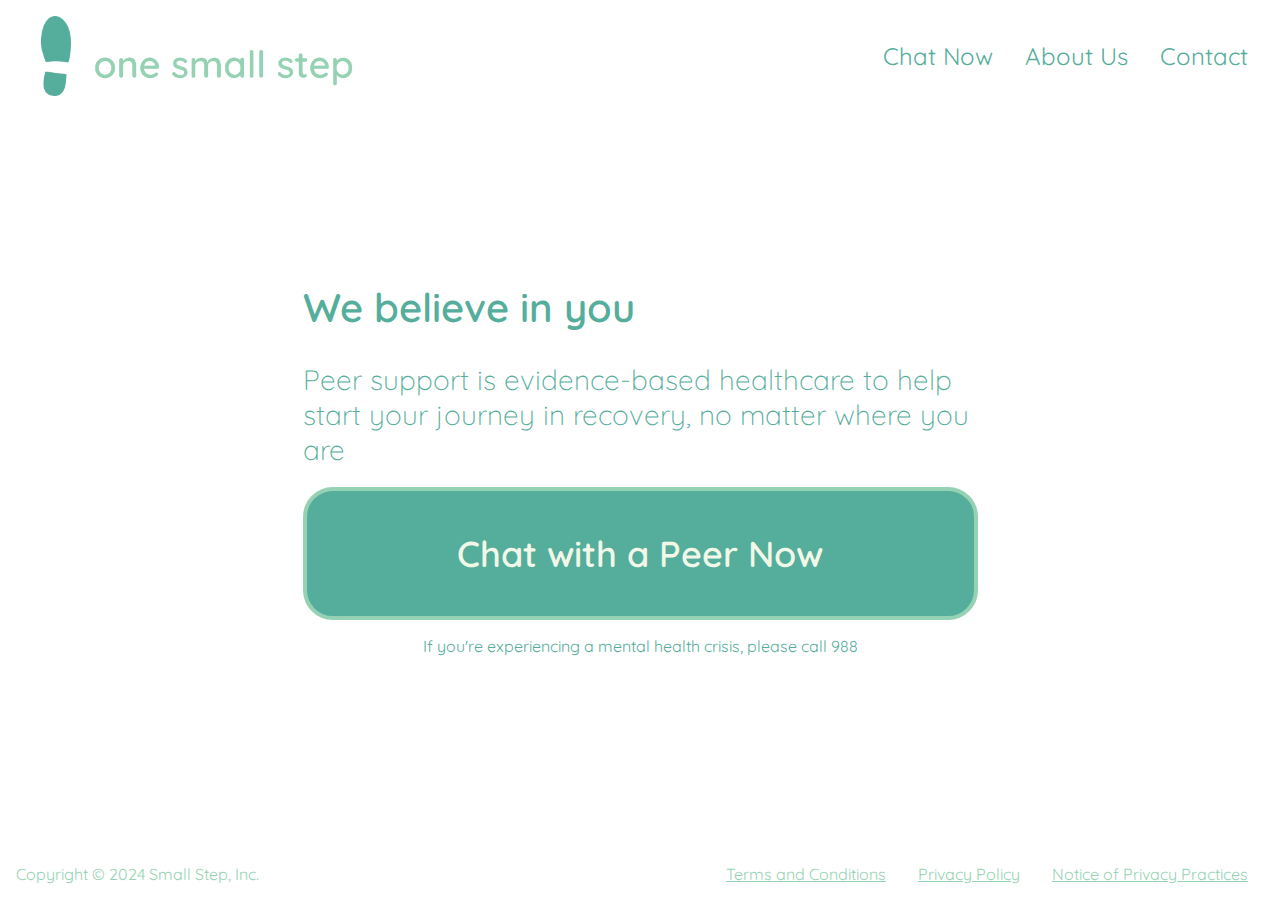
<file: index.html>
<html lang="en">
    <head>
        <meta charset="UTF-8">
        <meta name="viewport" content="width=device-width, initial-scale=1.0">
        <link rel="preconnect" href="https://fonts.googleapis.com">
        <link rel="preconnect" href="https://fonts.gstatic.com" crossorigin>
        <link href="https://fonts.googleapis.com/css2?family=Quicksand:wght@300..700&display=swap" rel="stylesheet">
        <title>One Small Step</title>
        <link rel="icon" href="assets/shoe.png" type="image/png">
        <link rel="stylesheet" href="css/index-style.css">
        <link rel="stylesheet" href="css/navbar.css">
        <link rel="stylesheet" href="css/footer.css">
    </head>
    <!-- Google tag (gtag.js) -->
    <script async src="https://www.googletagmanager.com/gtag/js?id=G-KC4B2ZS06V"></script>
    <script>
        window.dataLayer = window.dataLayer || [];
        function gtag(){dataLayer.push(arguments);}
        gtag('js', new Date());

        gtag('config', 'G-KC4B2ZS06V');
    </script>
    <body>
        <div class="grid-container">
            <div id="navbar-placeholder"></div>
            <div class="hero">
                <div class="hero-container">
                    <p class="hero-header">We believe in you</p>
                    <p class="hero-subheader">Peer support is evidence-based healthcare to help start your journey in recovery, no matter where you are</p>
                    <button id="chat-button" class="chat-now-button">Chat with a Peer Now</button>
                    <p class="crisis-cta">If you're experiencing a mental health crisis, please call 988</p>
                </div>
            </div>
            <div id="footer-placeholder"></div>
        </div>
        <script src="js/intercom.js"></script>
        <script src="js/navbar.js"></script>
        <script src="js/footer.js"></script>
        <script src="js/index.js"></script>
    </body>
</html>
</file>
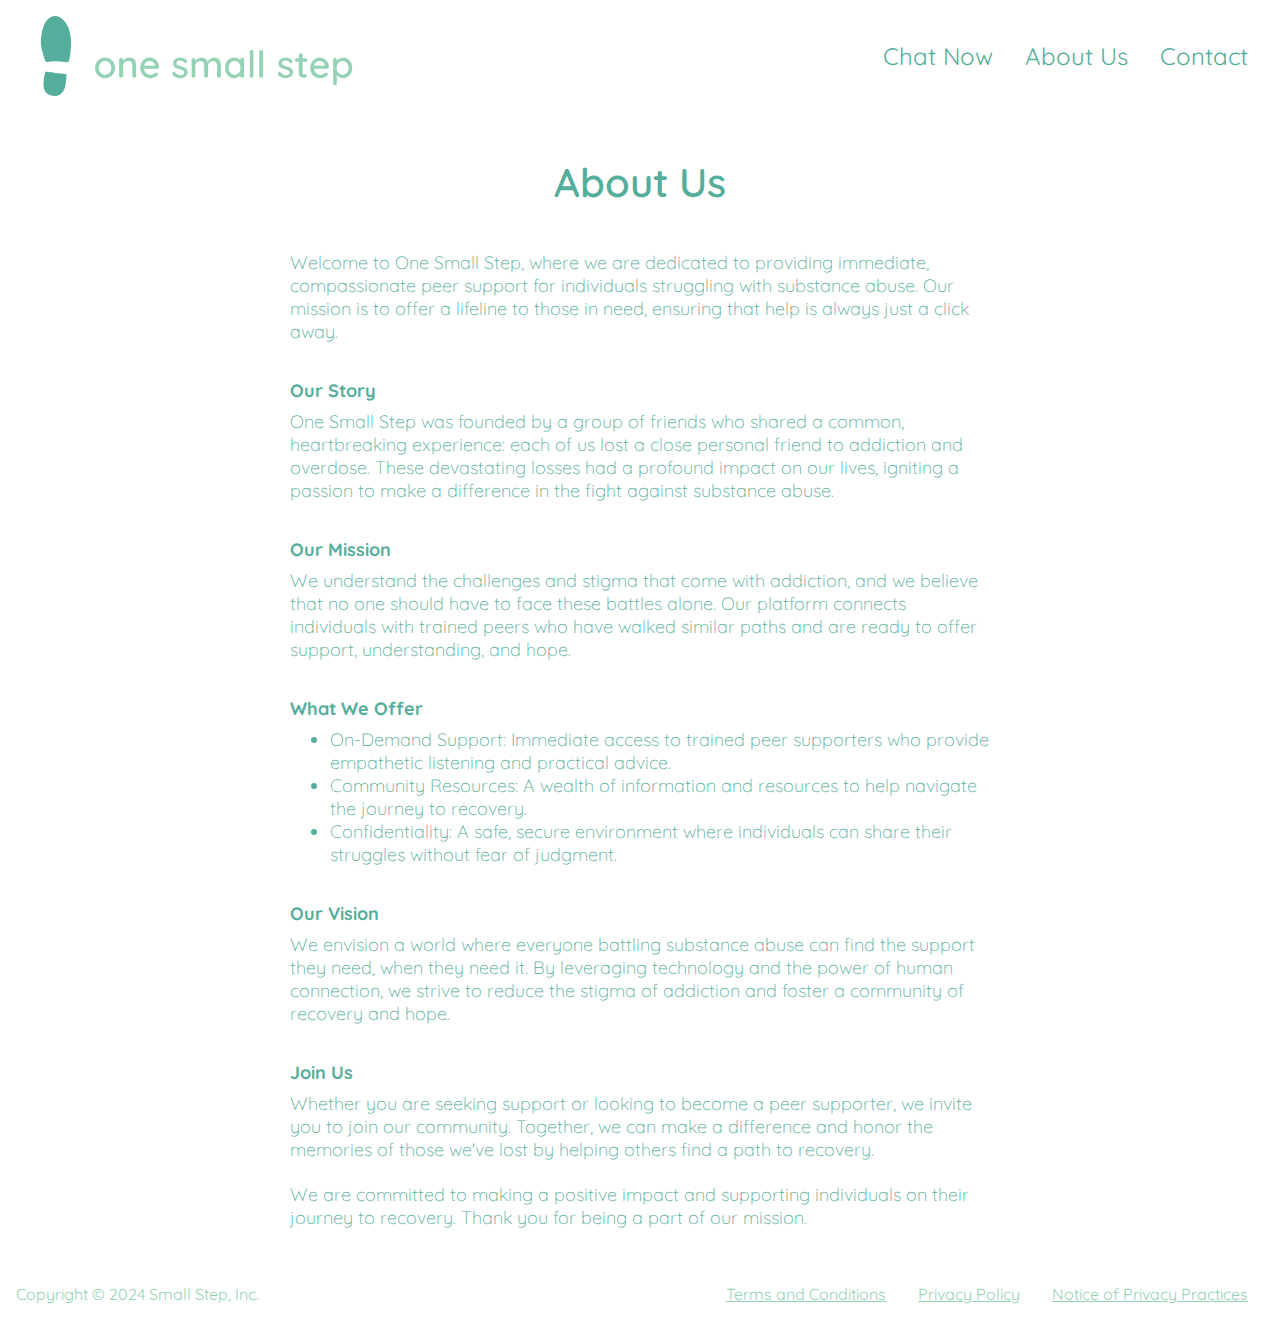
<file: about.html>
<html lang="en">
    <head>
        <meta charset="UTF-8">
        <meta name="viewport" content="width=device-width, initial-scale=1.0">
        <link rel="preconnect" href="https://fonts.googleapis.com">
        <link rel="preconnect" href="https://fonts.gstatic.com" crossorigin>
        <link href="https://fonts.googleapis.com/css2?family=Quicksand:wght@300..700&display=swap" rel="stylesheet">
        <title>One Small Step</title>
        <link rel="icon" href="assets/shoe.png" type="image/png">
        <link rel="stylesheet" href="css/about-style.css">
        <link rel="stylesheet" href="css/navbar.css">
        <link rel="stylesheet" href="css/footer.css">
    </head>
    <!-- Google tag (gtag.js) -->
    <script async src="https://www.googletagmanager.com/gtag/js?id=G-KC4B2ZS06V"></script>
    <script>
        window.dataLayer = window.dataLayer || [];
        function gtag(){dataLayer.push(arguments);}
        gtag('js', new Date());

        gtag('config', 'G-KC4B2ZS06V');
    </script>
    <body>
        <div class="grid-container">
            <div id="navbar-placeholder"></div>
            <div class="about-top-container">
                <div class="about-container">
                    <p class="about-header">About Us</p>
                    <p class="about-content">Welcome to One Small Step, where we are dedicated to providing immediate, compassionate peer support for individuals struggling with substance abuse. Our mission is to offer a lifeline to those in need, ensuring that help is always just a click away.</p>
                    <p class="about-subheader">Our Story</p>
                    <p class="about-content">One Small Step was founded by a group of friends who shared a common, heartbreaking experience: each of us lost a close personal friend to addiction and overdose. These devastating losses had a profound impact on our lives, igniting a passion to make a difference in the fight against substance abuse.</p>
                    <p class="about-subheader">Our Mission</p>
                    <p class="about-content">We understand the challenges and stigma that come with addiction, and we believe that no one should have to face these battles alone. Our platform connects individuals with trained peers who have walked similar paths and are ready to offer support, understanding, and hope.</p>
                    <p class="about-subheader">What We Offer</p>
                    <ul class="about-list">
                        <li>On-Demand Support: Immediate access to trained peer supporters who provide empathetic listening and practical advice.</li>
                        <li>Community Resources: A wealth of information and resources to help navigate the journey to recovery.</li>
                        <li>Confidentiality: A safe, secure environment where individuals can share their struggles without fear of judgment.</li>
                    </ul>
                    <p class="about-subheader">Our Vision</p>
                    <p class="about-content">We envision a world where everyone battling substance abuse can find the support they need, when they need it. By leveraging technology and the power of human connection, we strive to reduce the stigma of addiction and foster a community of recovery and hope.</p>
                    <p class="about-subheader">Join Us</p>
                    <p class="about-content">Whether you are seeking support or looking to become a peer supporter, we invite you to join our community. Together, we can make a difference and honor the memories of those we've lost by helping others find a path to recovery.</p>
                    <p class="about-content">We are committed to making a positive impact and supporting individuals on their journey to recovery. Thank you for being a part of our mission.</p>
                </div>
            </div>
            <div id="footer-placeholder"></div>
        </div>
        <script src="js/intercom.js"></script>
        <script src="js/navbar.js"></script>
        <script src="js/footer.js"></script>
    </body>
</html>
</file>
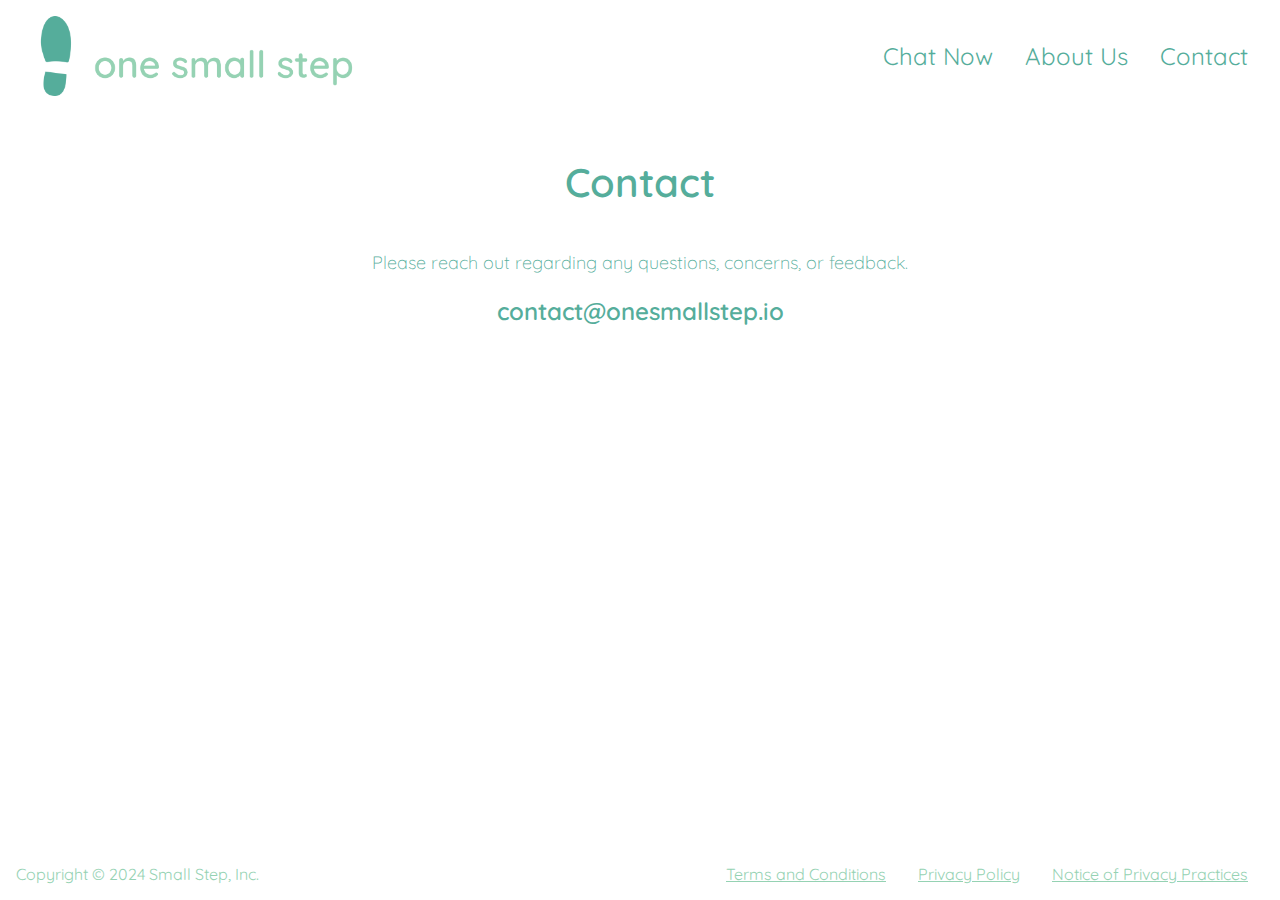
<file: contact.html>
<html lang="en">
    <head>
        <meta charset="UTF-8">
        <meta name="viewport" content="width=device-width, initial-scale=1.0">
        <link rel="preconnect" href="https://fonts.googleapis.com">
        <link rel="preconnect" href="https://fonts.gstatic.com" crossorigin>
        <link href="https://fonts.googleapis.com/css2?family=Quicksand:wght@300..700&display=swap" rel="stylesheet">
        <title>One Small Step</title>
        <link rel="icon" href="assets/shoe.png" type="image/png">
        <link rel="stylesheet" href="css/contact-style.css">
        <link rel="stylesheet" href="css/navbar.css">
        <link rel="stylesheet" href="css/footer.css">
    </head>
    <!-- Google tag (gtag.js) -->
    <script async src="https://www.googletagmanager.com/gtag/js?id=G-KC4B2ZS06V"></script>
    <script>
        window.dataLayer = window.dataLayer || [];
        function gtag(){dataLayer.push(arguments);}
        gtag('js', new Date());

        gtag('config', 'G-KC4B2ZS06V');
    </script>
    <body>
        <div class="grid-container">
            <div id="navbar-placeholder"></div>
            <div class="contact-container">
                <p class="contact-header">Contact</p>
                <p class="contact-content">Please reach out regarding any questions, concerns, or feedback.</p>
                <p class="contact-email">contact@onesmallstep.io</p>
            </div>
            <div id="footer-placeholder"></div>
        </div>
        <script src="js/intercom.js"></script>
        <script src="js/navbar.js"></script>
        <script src="js/footer.js"></script>
    </body>
</html>
</file>
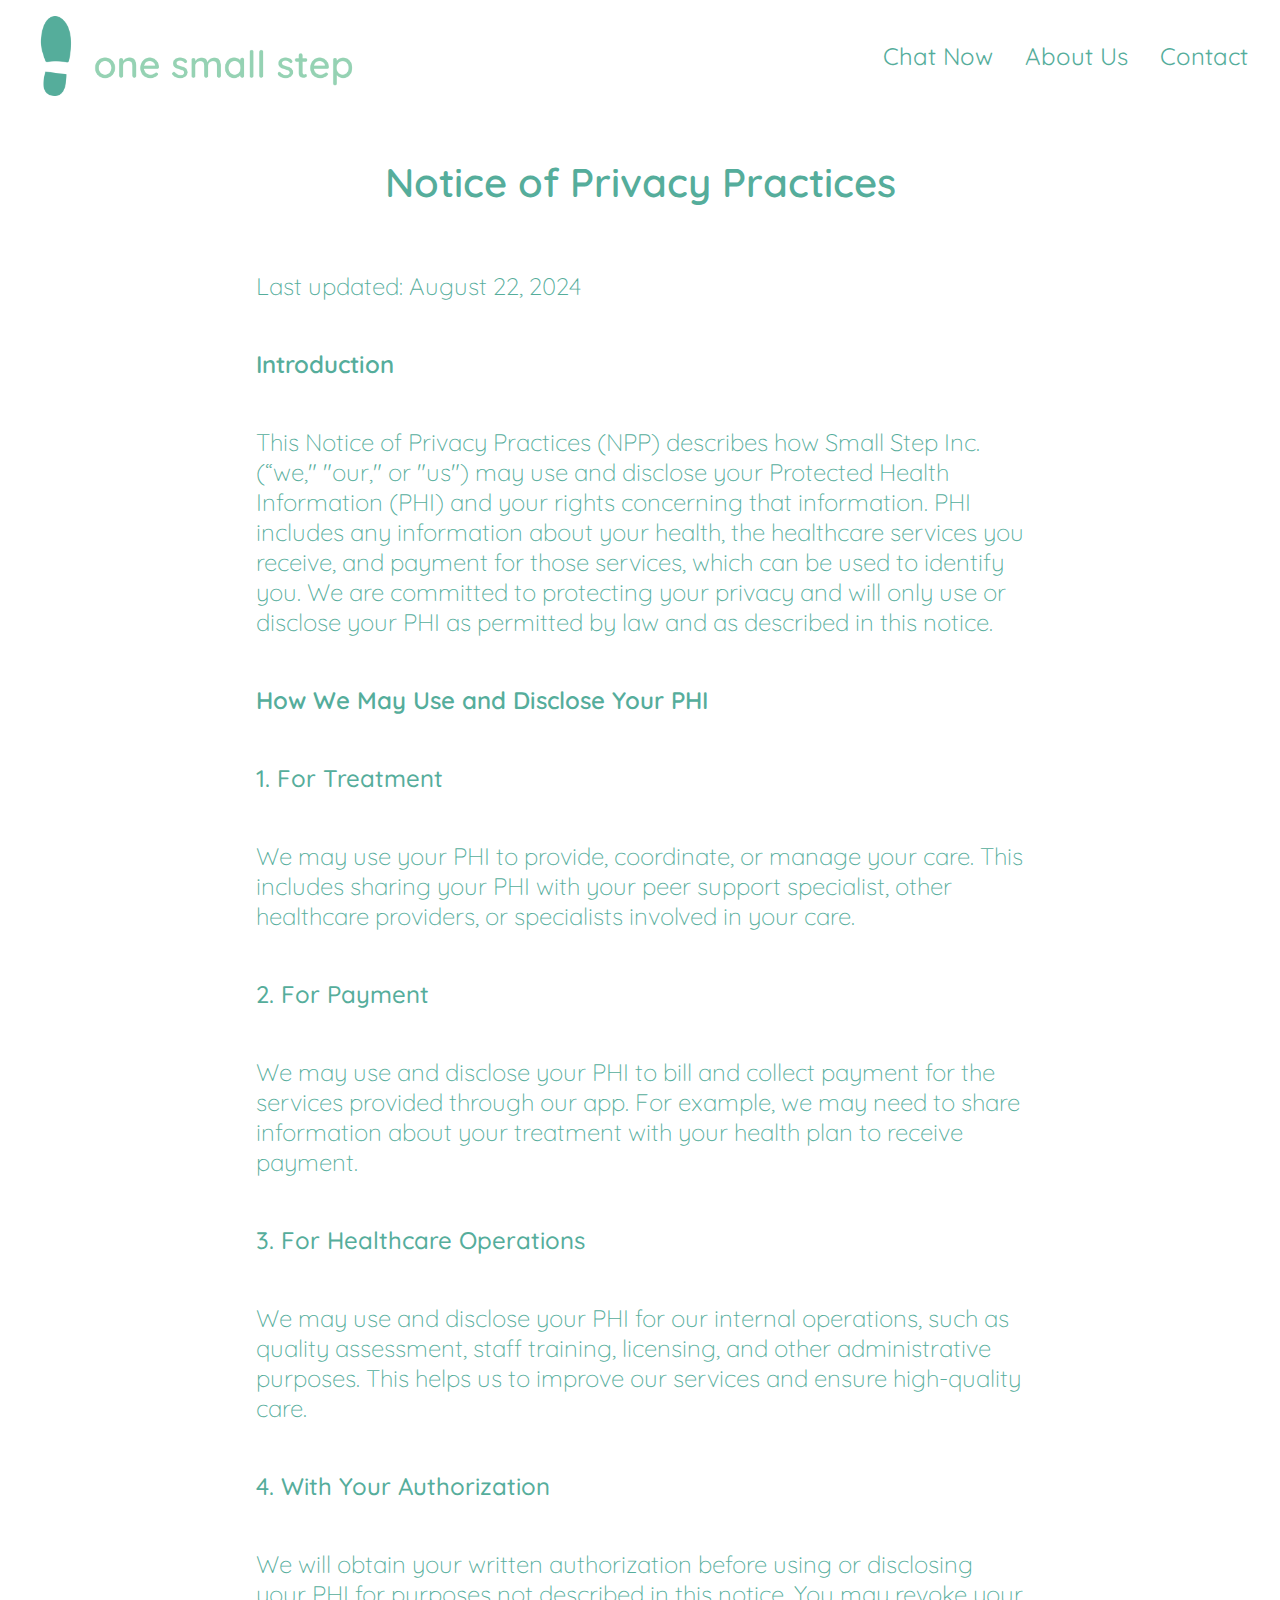
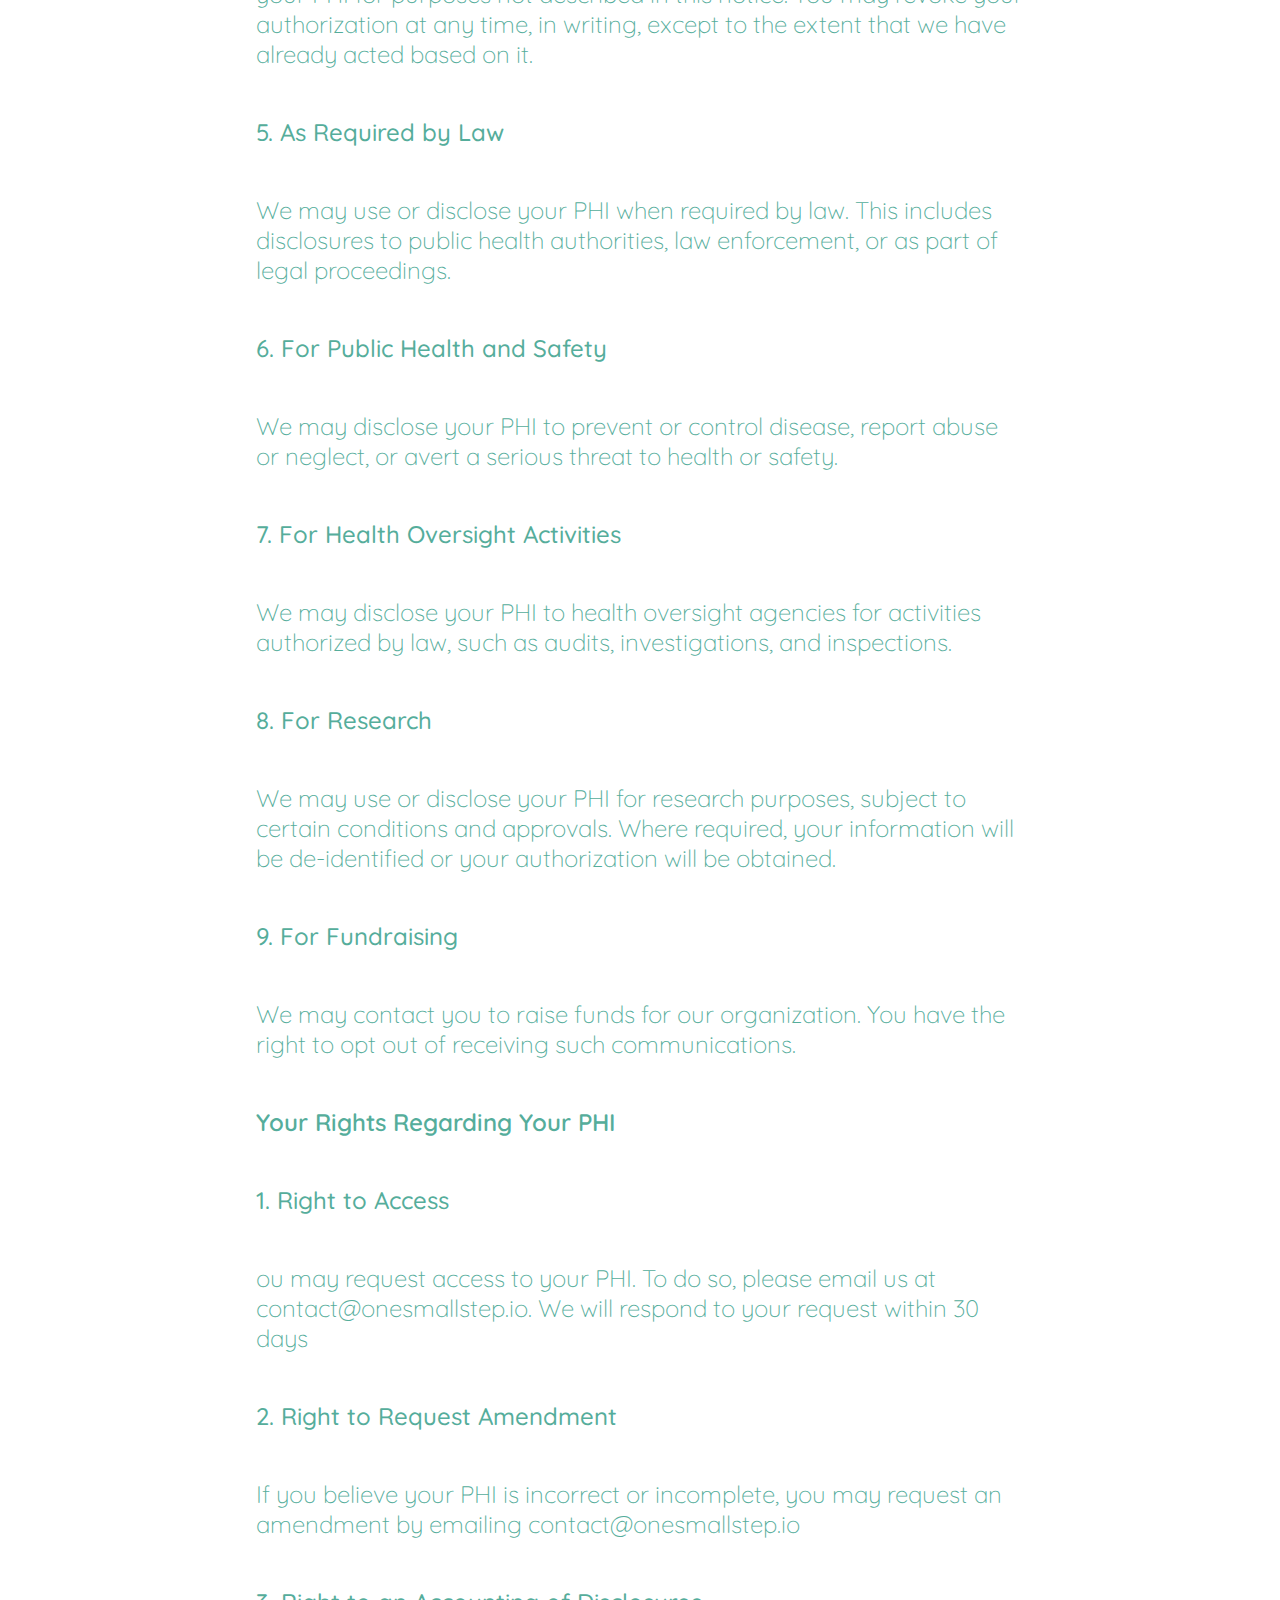
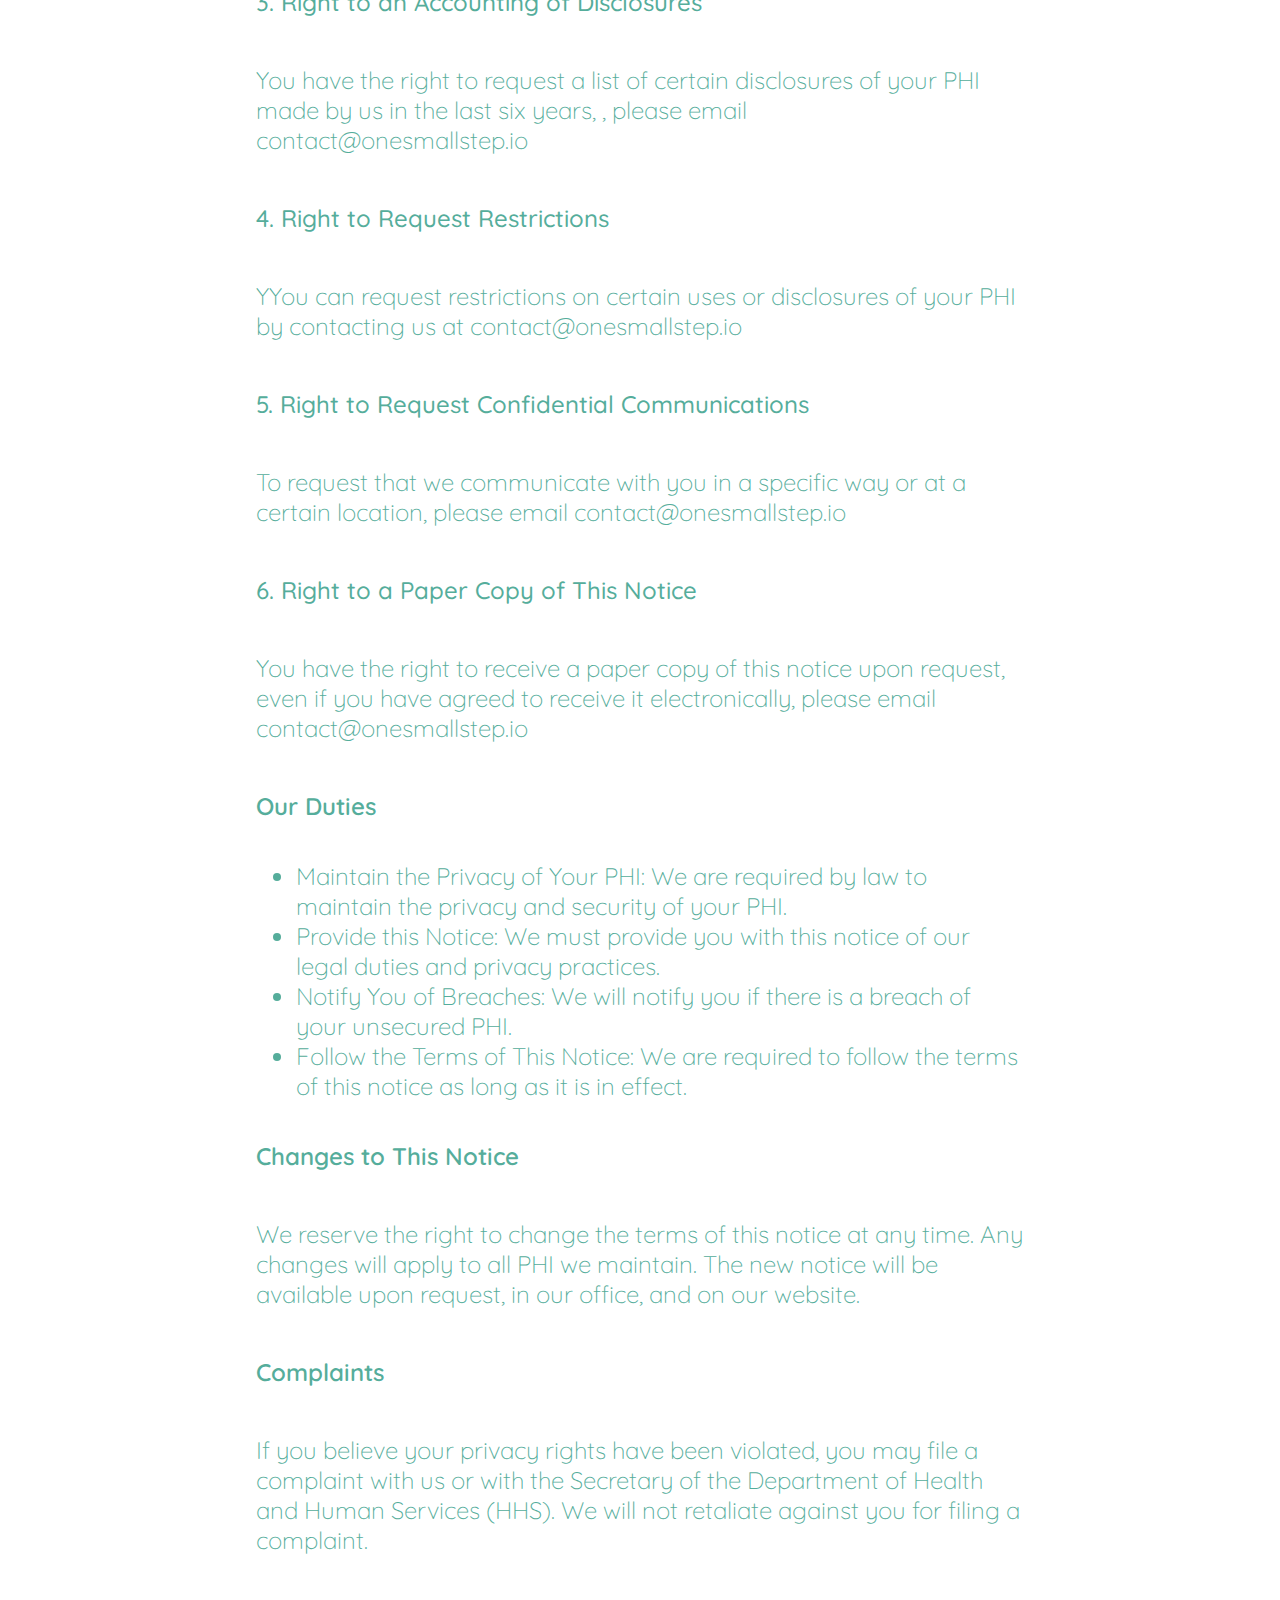
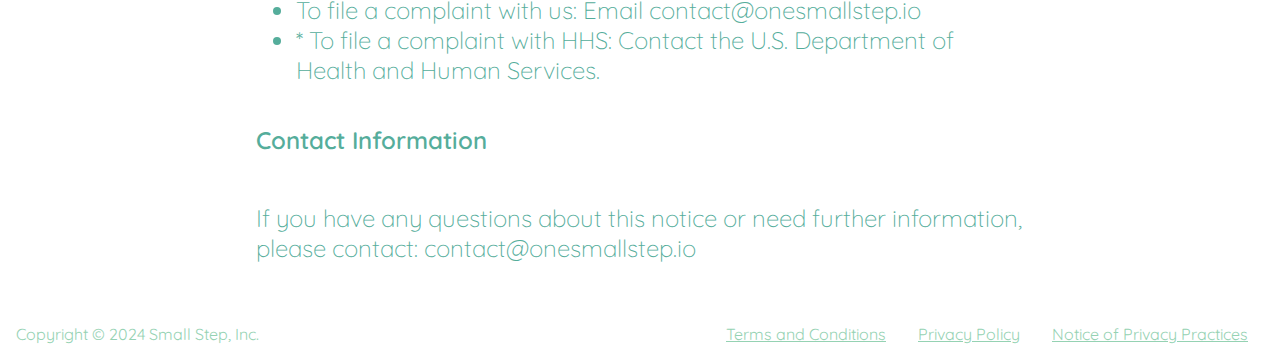
<file: notice-of-privacy-practices.html>
<html lang="en">
    <head>
        <meta charset="UTF-8">
        <meta name="viewport" content="width=device-width, initial-scale=1.0">
        <link rel="preconnect" href="https://fonts.googleapis.com">
        <link rel="preconnect" href="https://fonts.gstatic.com" crossorigin>
        <link href="https://fonts.googleapis.com/css2?family=Quicksand:wght@300..700&display=swap" rel="stylesheet">
        <title>One Small Step</title>
        <link rel="icon" href="assets/shoe.png" type="image/png">
        <link rel="stylesheet" href="css/notice-of-privacy-practices-style.css">
        <link rel="stylesheet" href="css/navbar.css">
        <link rel="stylesheet" href="css/footer.css">
    </head>
    <!-- Google tag (gtag.js) -->
    <script async src="https://www.googletagmanager.com/gtag/js?id=G-KC4B2ZS06V"></script>
    <script>
        window.dataLayer = window.dataLayer || [];
        function gtag(){dataLayer.push(arguments);}
        gtag('js', new Date());

        gtag('config', 'G-KC4B2ZS06V');
    </script>
    <body>
        <div class="grid-container">
            <div id="navbar-placeholder"></div>
            <div class="notice-of-privacy-practices-container">
                <p class="notice-of-privacy-practices-header">Notice of Privacy Practices</p>
                <p class="notice-of-privacy-practices-content">Last updated: August 22, 2024</p>
                <p class="notice-of-privacy-practices-subheader">Introduction</p>
                <p class="notice-of-privacy-practices-content">This Notice of Privacy Practices (NPP) describes how Small Step Inc.(“we," "our," or "us") may use and disclose your Protected Health Information (PHI) and your rights concerning that information. PHI includes any information about your health, the healthcare services you receive, and payment for those services, which can be used to identify you. We are committed to protecting your privacy and will only use or disclose your PHI as permitted by law and as described in this notice.</p>
                <p class="notice-of-privacy-practices-subheader">How We May Use and Disclose Your PHI</p>
                <p class="notice-of-privacy-practices-subheader-item">1. For Treatment</p>
                <p class="notice-of-privacy-practices-content">We may use your PHI to provide, coordinate, or manage your care. This includes sharing your PHI with your peer support specialist, other healthcare providers, or specialists involved in your care.</p>
                <p class="notice-of-privacy-practices-subheader-item">2. For Payment</p>
                <p class="notice-of-privacy-practices-content">We may use and disclose your PHI to bill and collect payment for the services provided through our app. For example, we may need to share information about your treatment with your health plan to receive payment.</p>
                <p class="notice-of-privacy-practices-subheader-item">3. For Healthcare Operations</p>
                <p class="notice-of-privacy-practices-content">We may use and disclose your PHI for our internal operations, such as quality assessment, staff training, licensing, and other administrative purposes. This helps us to improve our services and ensure high-quality care.</p>
                <p class="notice-of-privacy-practices-subheader-item">4. With Your Authorization</p>
                <p class="notice-of-privacy-practices-content">We will obtain your written authorization before using or disclosing your PHI for purposes not described in this notice. You may revoke your authorization at any time, in writing, except to the extent that we have already acted based on it.</p>
                <p class="notice-of-privacy-practices-subheader-item">5. As Required by Law</p>
                <p class="notice-of-privacy-practices-content">We may use or disclose your PHI when required by law. This includes disclosures to public health authorities, law enforcement, or as part of legal proceedings.</p>
                <p class="notice-of-privacy-practices-subheader-item">6. For Public Health and Safety</p>
                <p class="notice-of-privacy-practices-content">We may disclose your PHI to prevent or control disease, report abuse or neglect, or avert a serious threat to health or safety.</p>
                <p class="notice-of-privacy-practices-subheader-item">7. For Health Oversight Activities</p>
                <p class="notice-of-privacy-practices-content">We may disclose your PHI to health oversight agencies for activities authorized by law, such as audits, investigations, and inspections.</p>
                <p class="notice-of-privacy-practices-subheader-item">8. For Research</p>
                <p class="notice-of-privacy-practices-content">We may use or disclose your PHI for research purposes, subject to certain conditions and approvals. Where required, your information will be de-identified or your authorization will be obtained.</p>
                <p class="notice-of-privacy-practices-subheader-item">9. For Fundraising</p>
                <p class="notice-of-privacy-practices-content">We may contact you to raise funds for our organization. You have the right to opt out of receiving such communications.</p>
                <p class="notice-of-privacy-practices-subheader">Your Rights Regarding Your PHI</p>
                <p class="notice-of-privacy-practices-subheader-item">1. Right to Access</p>
                <p class="notice-of-privacy-practices-content">ou may request access to your PHI. To do so, please email us at contact@onesmallstep.io. We will respond to your request within 30 days</p>
                <p class="notice-of-privacy-practices-subheader-item">2. Right to Request Amendment</p>
                <p class="notice-of-privacy-practices-content">If you believe your PHI is incorrect or incomplete, you may request an amendment by emailing contact@onesmallstep.io</p>
                <p class="notice-of-privacy-practices-subheader-item">3. Right to an Accounting of Disclosures</p>
                <p class="notice-of-privacy-practices-content">You have the right to request a list of certain disclosures of your PHI made by us in the last six years, , please email contact@onesmallstep.io</p>
                <p class="notice-of-privacy-practices-subheader-item">4. Right to Request Restrictions</p>
                <p class="notice-of-privacy-practices-content">YYou can request restrictions on certain uses or disclosures of your PHI by contacting us at contact@onesmallstep.io</p>
                <p class="notice-of-privacy-practices-subheader-item">5. Right to Request Confidential Communications</p>
                <p class="notice-of-privacy-practices-content">To request that we communicate with you in a specific way or at a certain location, please email contact@onesmallstep.io</p>
                <p class="notice-of-privacy-practices-subheader-item">6. Right to a Paper Copy of This Notice</p>
                <p class="notice-of-privacy-practices-content">You have the right to receive a paper copy of this notice upon request, even if you have agreed to receive it electronically, please email contact@onesmallstep.io</p>

                <p class="notice-of-privacy-practices-subheader">Our Duties</p>
                <ul class="notice-of-privacy-practices-list">
                    <li>Maintain the Privacy of Your PHI: We are required by law to maintain the privacy and security of your PHI.</li>
                    <li>Provide this Notice: We must provide you with this notice of our legal duties and privacy practices.</li>
                    <li>Notify You of Breaches: We will notify you if there is a breach of your unsecured PHI.</li>
                    <li>Follow the Terms of This Notice: We are required to follow the terms of this notice as long as it is in effect.</li>
                </ul>
                <p class="notice-of-privacy-practices-subheader">Changes to This Notice</p>
                <p class="notice-of-privacy-practices-content">We reserve the right to change the terms of this notice at any time. Any changes will apply to all PHI we maintain. The new notice will be available upon request, in our office, and on our website.</p>
                <p class="notice-of-privacy-practices-subheader">Complaints</p>
                <p class="notice-of-privacy-practices-content">If you believe your privacy rights have been violated, you may file a complaint with us or with the Secretary of the Department of Health and Human Services (HHS). We will not retaliate against you for filing a complaint.</p>
                <ul class="notice-of-privacy-practices-list">
                    <li>To file a complaint with us: Email contact@onesmallstep.io</li>
                    <li>* To file a complaint with HHS: Contact the U.S. Department of Health and Human Services.</li>
                </ul>
                <p class="notice-of-privacy-practices-subheader">Contact Information</p>
                <p class="notice-of-privacy-practices-content">If you have any questions about this notice or need further information, please contact: contact@onesmallstep.io </p>
            </div>
            <div id="footer-placeholder"></div>
        </div>
        <script src="js/intercom.js"></script>
        <script src="js/navbar.js"></script>
        <script src="js/footer.js"></script>
    </body>
</html>
</file>
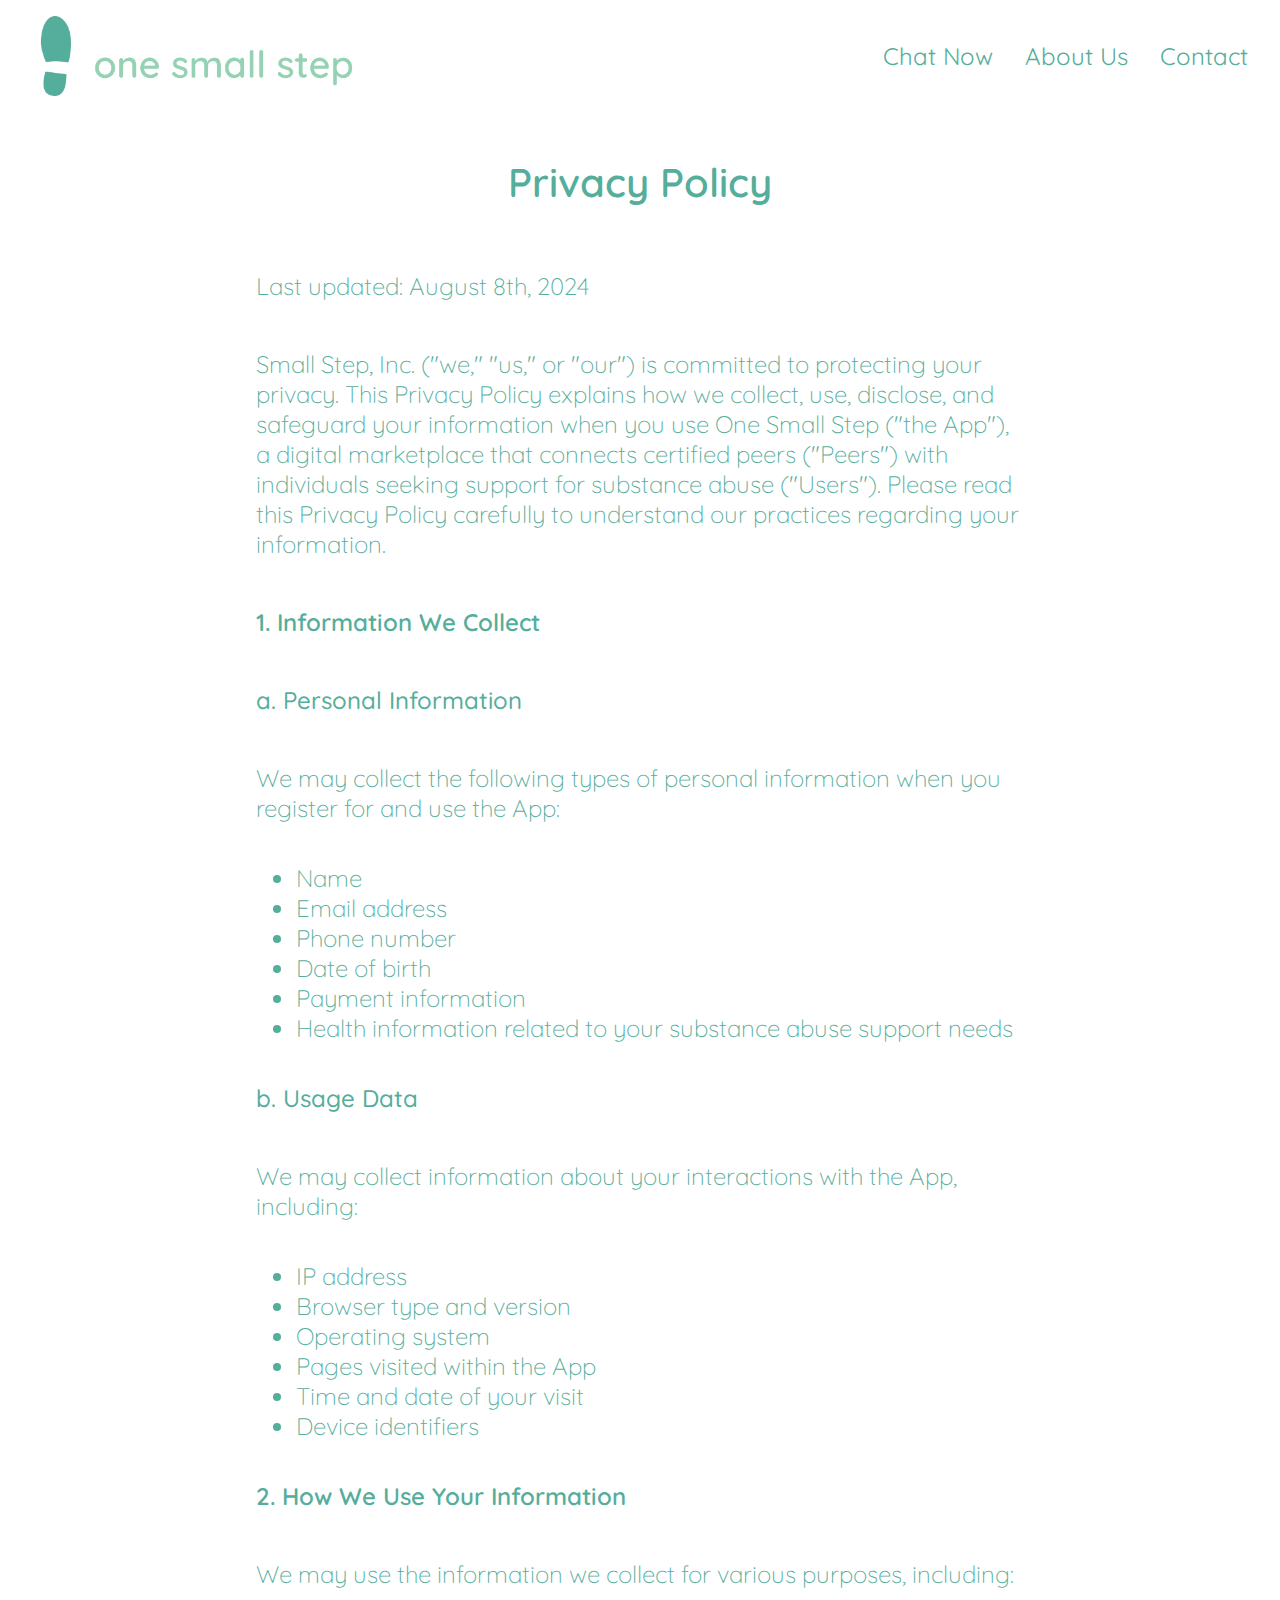
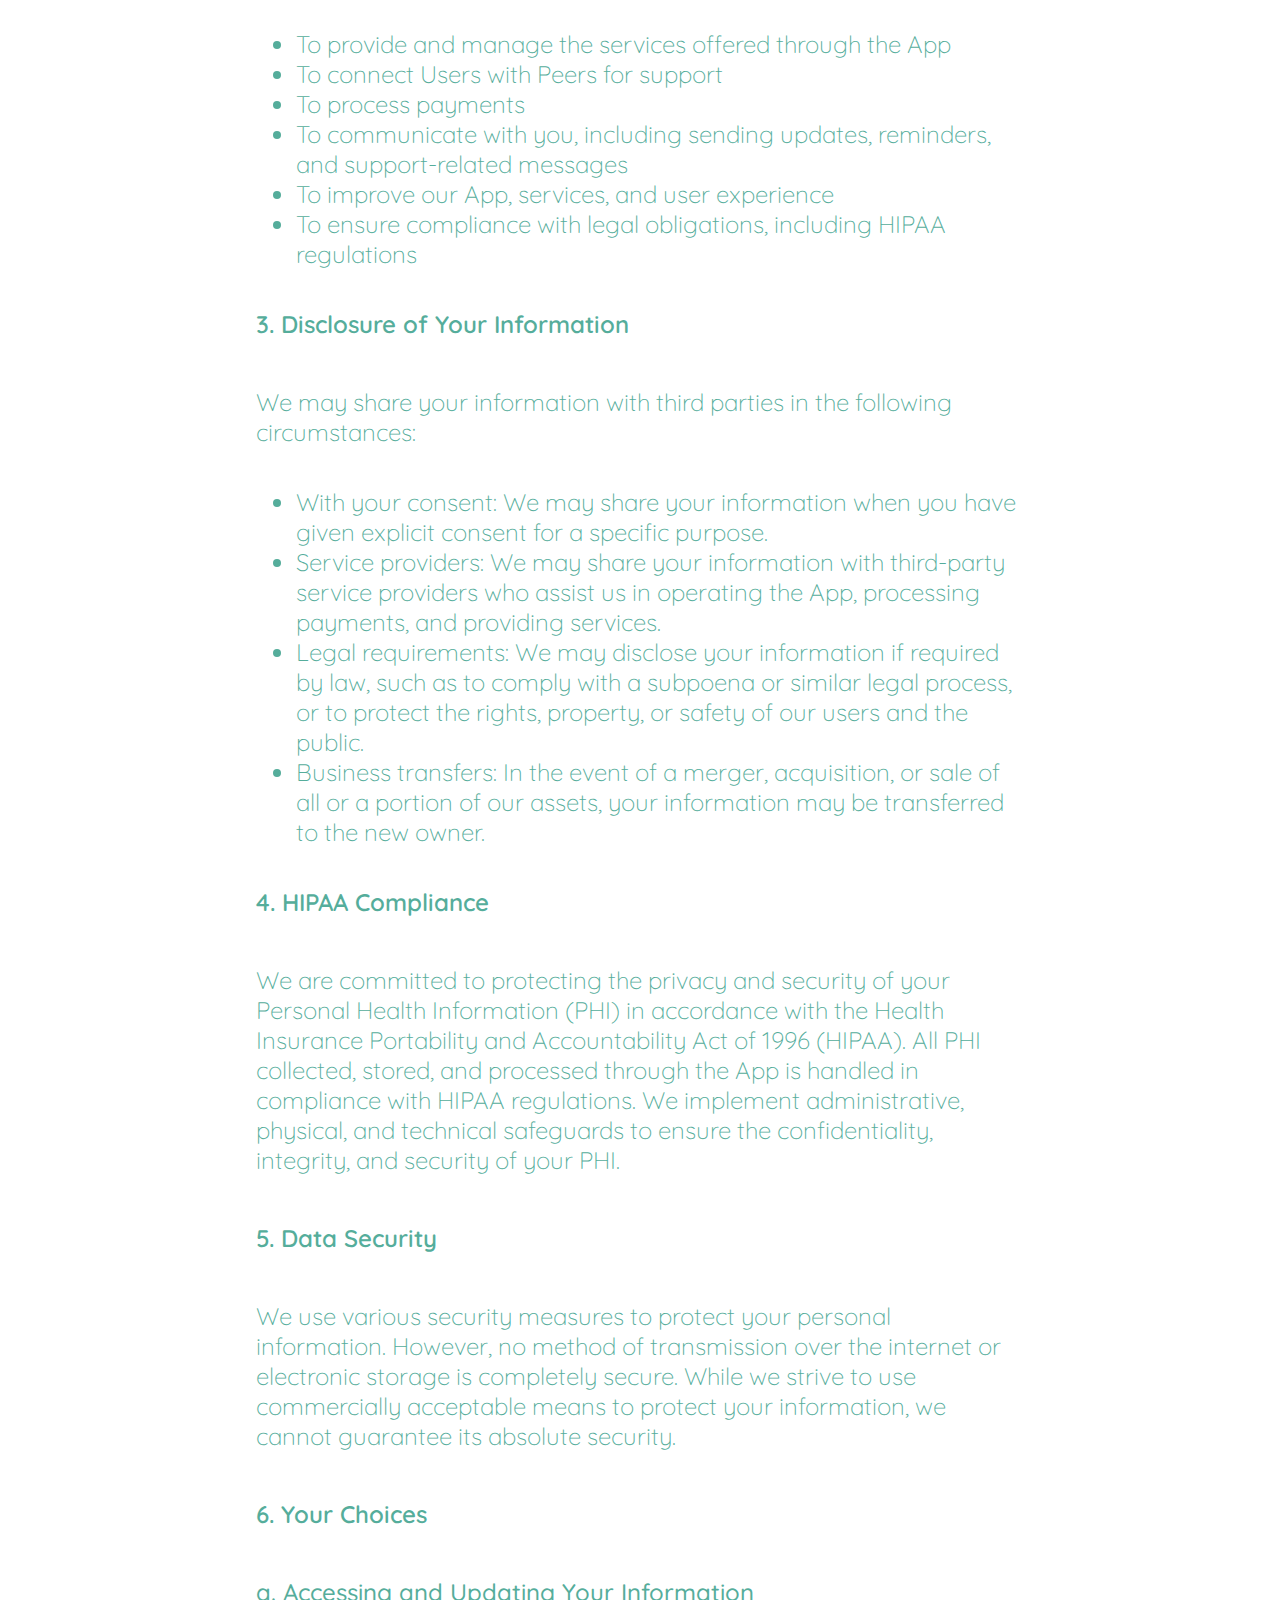
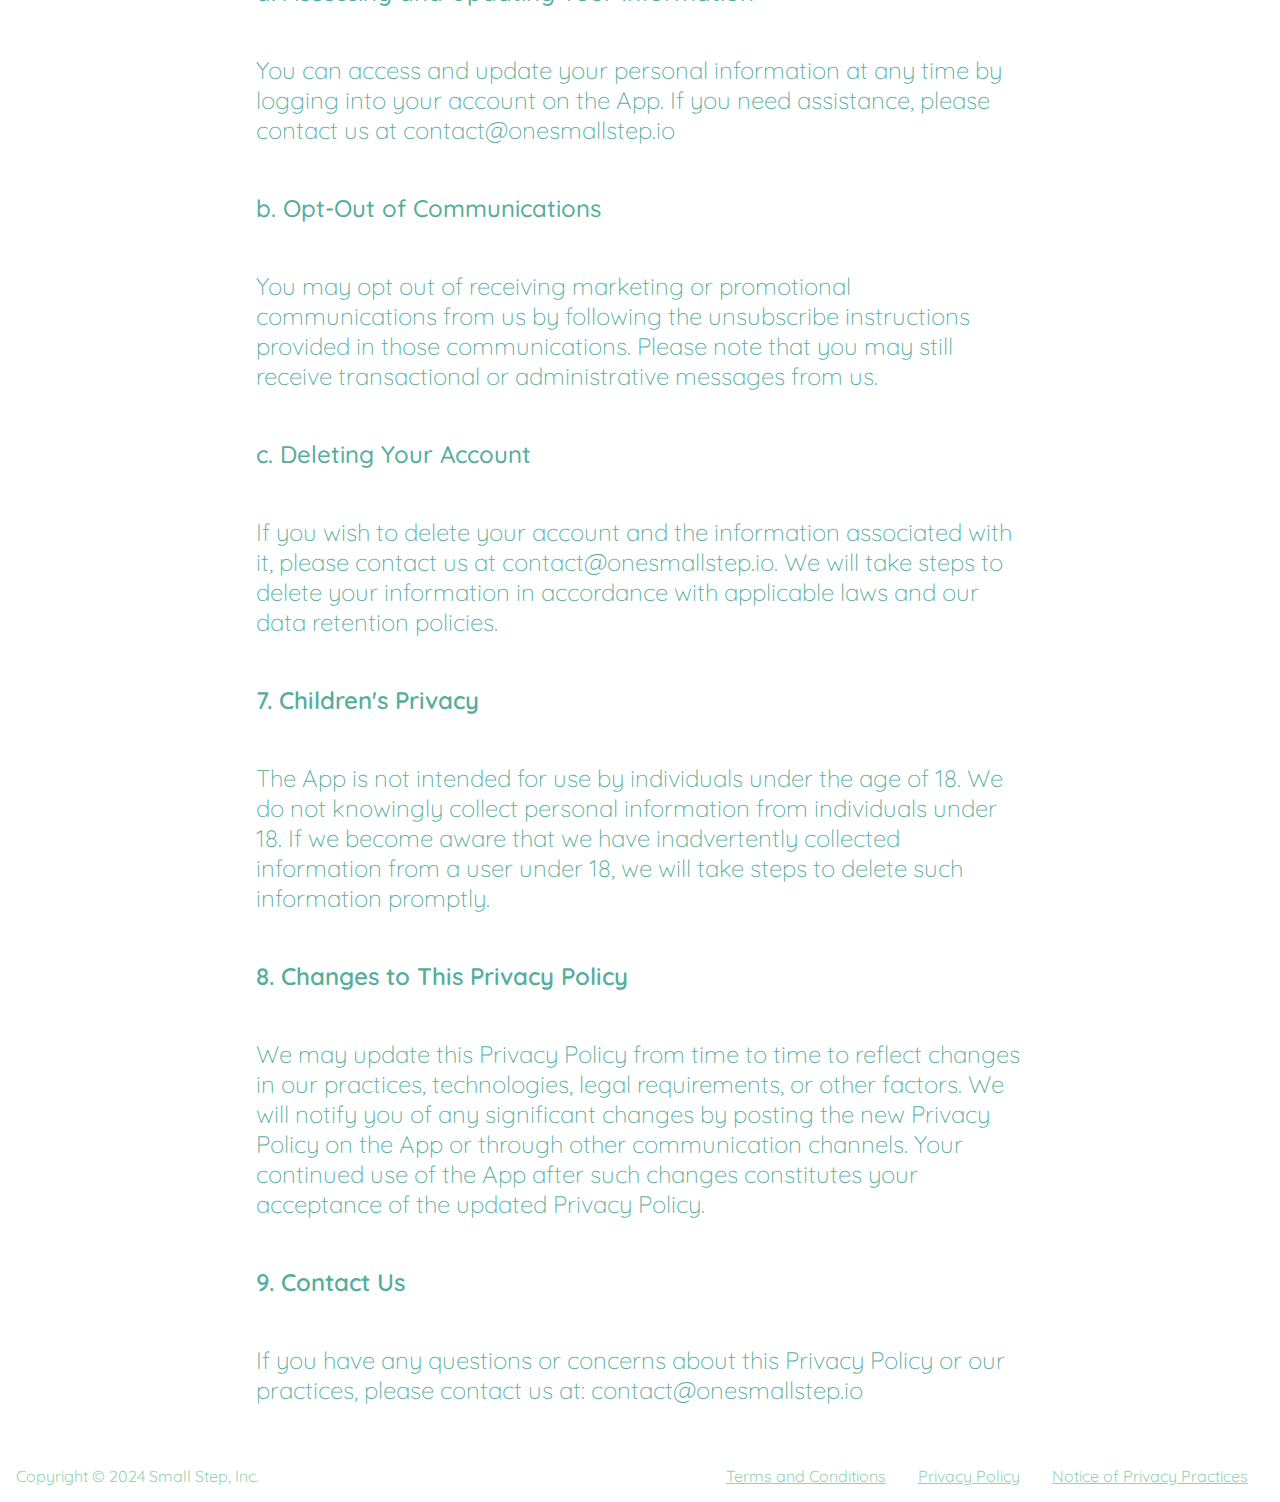
<file: privacy-policy.html>
<html lang="en">
    <head>
        <meta charset="UTF-8">
        <meta name="viewport" content="width=device-width, initial-scale=1.0">
        <link rel="preconnect" href="https://fonts.googleapis.com">
        <link rel="preconnect" href="https://fonts.gstatic.com" crossorigin>
        <link href="https://fonts.googleapis.com/css2?family=Quicksand:wght@300..700&display=swap" rel="stylesheet">
        <title>One Small Step</title>
        <link rel="icon" href="assets/shoe.png" type="image/png">
        <link rel="stylesheet" href="css/privacy-policy-style.css">
        <link rel="stylesheet" href="css/navbar.css">
        <link rel="stylesheet" href="css/footer.css">
    </head>
    <!-- Google tag (gtag.js) -->
    <script async src="https://www.googletagmanager.com/gtag/js?id=G-KC4B2ZS06V"></script>
    <script>
        window.dataLayer = window.dataLayer || [];
        function gtag(){dataLayer.push(arguments);}
        gtag('js', new Date());

        gtag('config', 'G-KC4B2ZS06V');
    </script>
    <body>
        <div class="grid-container">
            <div id="navbar-placeholder"></div>
            <div class="privacy-policy-container">
                <p class="privacy-policy-header">Privacy Policy</p>
                <p class="privacy-policy-content">Last updated: August 8th, 2024</p>
                <p class="privacy-policy-content">Small Step, Inc. ("we," "us," or "our") is committed to protecting your privacy. This Privacy Policy explains how we collect, use, disclose, and safeguard your information when you use One Small Step ("the App"), a digital marketplace that connects certified peers ("Peers") with individuals seeking support for substance abuse ("Users"). Please read this Privacy Policy carefully to understand our practices regarding your information.</p>
                <p class="privacy-policy-subheader">1. Information We Collect</p>
                <p class="privacy-policy-subheader-item">a. Personal Information</p>
                <p class="privacy-policy-content">We may collect the following types of personal information when you register for and use the App:</p>
                <ul class="privacy-policy-list">
                    <li>Name</li>
                    <li>Email address</li>
                    <li>Phone number</li>
                    <li>Date of birth</li>
                    <li>Payment information</li>
                    <li>Health information related to your substance abuse support needs</li>
                </ul>
                <p class="privacy-policy-subheader-item"> b. Usage Data</p>
                <p class="privacy-policy-content">We may collect information about your interactions with the App, including:</p>
                <ul class="privacy-policy-list">
                    <li>IP address</li>
                    <li>Browser type and version</li>
                    <li>Operating system</li>
                    <li>Pages visited within the App</li>
                    <li>Time and date of your visit</li>
                    <li>Device identifiers</li>
                </ul>
                <p class="privacy-policy-subheader">2. How We Use Your Information</p>
                <p class="privacy-policy-content">We may use the information we collect for various purposes, including:</p>
                <ul class="privacy-policy-list">
                    <li>To provide and manage the services offered through the App</li>
                    <li>To connect Users with Peers for support</li>
                    <li>To process payments</li>
                    <li>To communicate with you, including sending updates, reminders, and support-related messages</li>
                    <li>To improve our App, services, and user experience</li>
                    <li>To ensure compliance with legal obligations, including HIPAA regulations</li>
                </ul>
                <p class="privacy-policy-subheader">3. Disclosure of Your Information</p>
                <p class="privacy-policy-content">We may share your information with third parties in the following circumstances:</p>
                <ul class="privacy-policy-list">
                    <li>With your consent: We may share your information when you have given explicit consent for a specific purpose.</li>
                    <li>Service providers: We may share your information with third-party service providers who assist us in operating the App, processing payments, and providing services.</li>
                    <li>Legal requirements: We may disclose your information if required by law, such as to comply with a subpoena or similar legal process, or to protect the rights, property, or safety of our users and the public.</li>
                    <li>Business transfers: In the event of a merger, acquisition, or sale of all or a portion of our assets, your information may be transferred to the new owner.</li>
                </ul>
                <p class="privacy-policy-subheader">4. HIPAA Compliance</p>
                <p class="privacy-policy-content">We are committed to protecting the privacy and security of your Personal Health Information (PHI) in accordance with the Health Insurance Portability and Accountability Act of 1996 (HIPAA). All PHI collected, stored, and processed through the App is handled in compliance with HIPAA regulations. We implement administrative, physical, and technical safeguards to ensure the confidentiality, integrity, and security of your PHI.</p>
                <p class="privacy-policy-subheader">5. Data Security</p>
                <p class="privacy-policy-content">We use various security measures to protect your personal information. However, no method of transmission over the internet or electronic storage is completely secure. While we strive to use commercially acceptable means to protect your information, we cannot guarantee its absolute security.</p>
                <p class="privacy-policy-subheader">6. Your Choices</p>
                <p class="privacy-policy-subheader-item"> a. Accessing and Updating Your Information</p>
                <p class="privacy-policy-content">You can access and update your personal information at any time by logging into your account on the App. If you need assistance, please contact us at contact@onesmallstep.io</p>
                <p class="privacy-policy-subheader-item"> b. Opt-Out of Communications</p>
                <p class="privacy-policy-content">You may opt out of receiving marketing or promotional communications from us by following the unsubscribe instructions provided in those communications. Please note that you may still receive transactional or administrative messages from us.</p>
                <p class="privacy-policy-subheader-item"> c. Deleting Your Account</p>
                <p class="privacy-policy-content">If you wish to delete your account and the information associated with it, please contact us at contact@onesmallstep.io. We will take steps to delete your information in accordance with applicable laws and our data retention policies.</p>
                <p class="privacy-policy-subheader">7. Children's Privacy</p>
                <p class="privacy-policy-content">The App is not intended for use by individuals under the age of 18. We do not knowingly collect personal information from individuals under 18. If we become aware that we have inadvertently collected information from a user under 18, we will take steps to delete such information promptly.</p>
                <p class="privacy-policy-subheader">8. Changes to This Privacy Policy</p>
                <p class="privacy-policy-content">We may update this Privacy Policy from time to time to reflect changes in our practices, technologies, legal requirements, or other factors. We will notify you of any significant changes by posting the new Privacy Policy on the App or through other communication channels. Your continued use of the App after such changes constitutes your acceptance of the updated Privacy Policy.</p>
                <p class="privacy-policy-subheader">9. Contact Us</p>
                <p class="privacy-policy-content">If you have any questions or concerns about this Privacy Policy or our practices, please contact us at:  contact@onesmallstep.io</p>
            </div>
            <div id="footer-placeholder"></div>
        </div>
        <script src="js/intercom.js"></script>
        <script src="js/navbar.js"></script>
        <script src="js/footer.js"></script>
    </body>
</html>
</file>
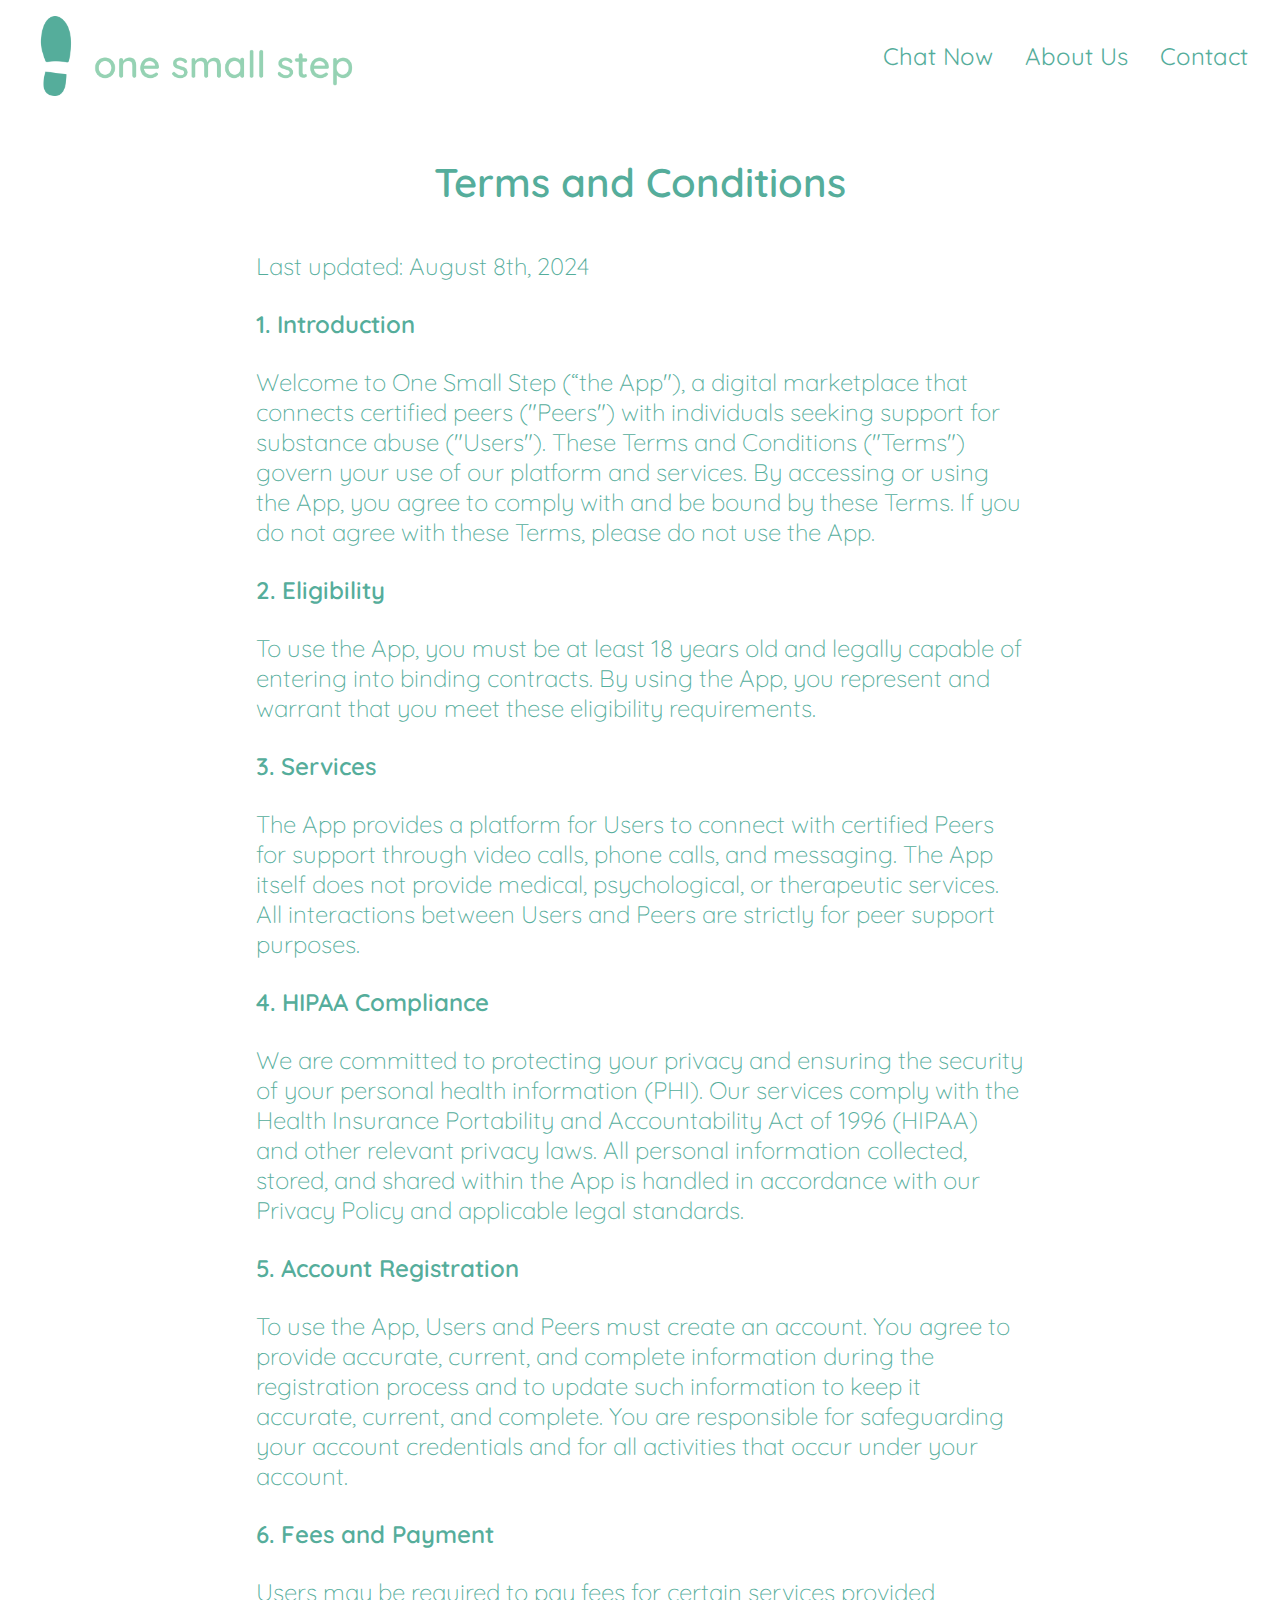
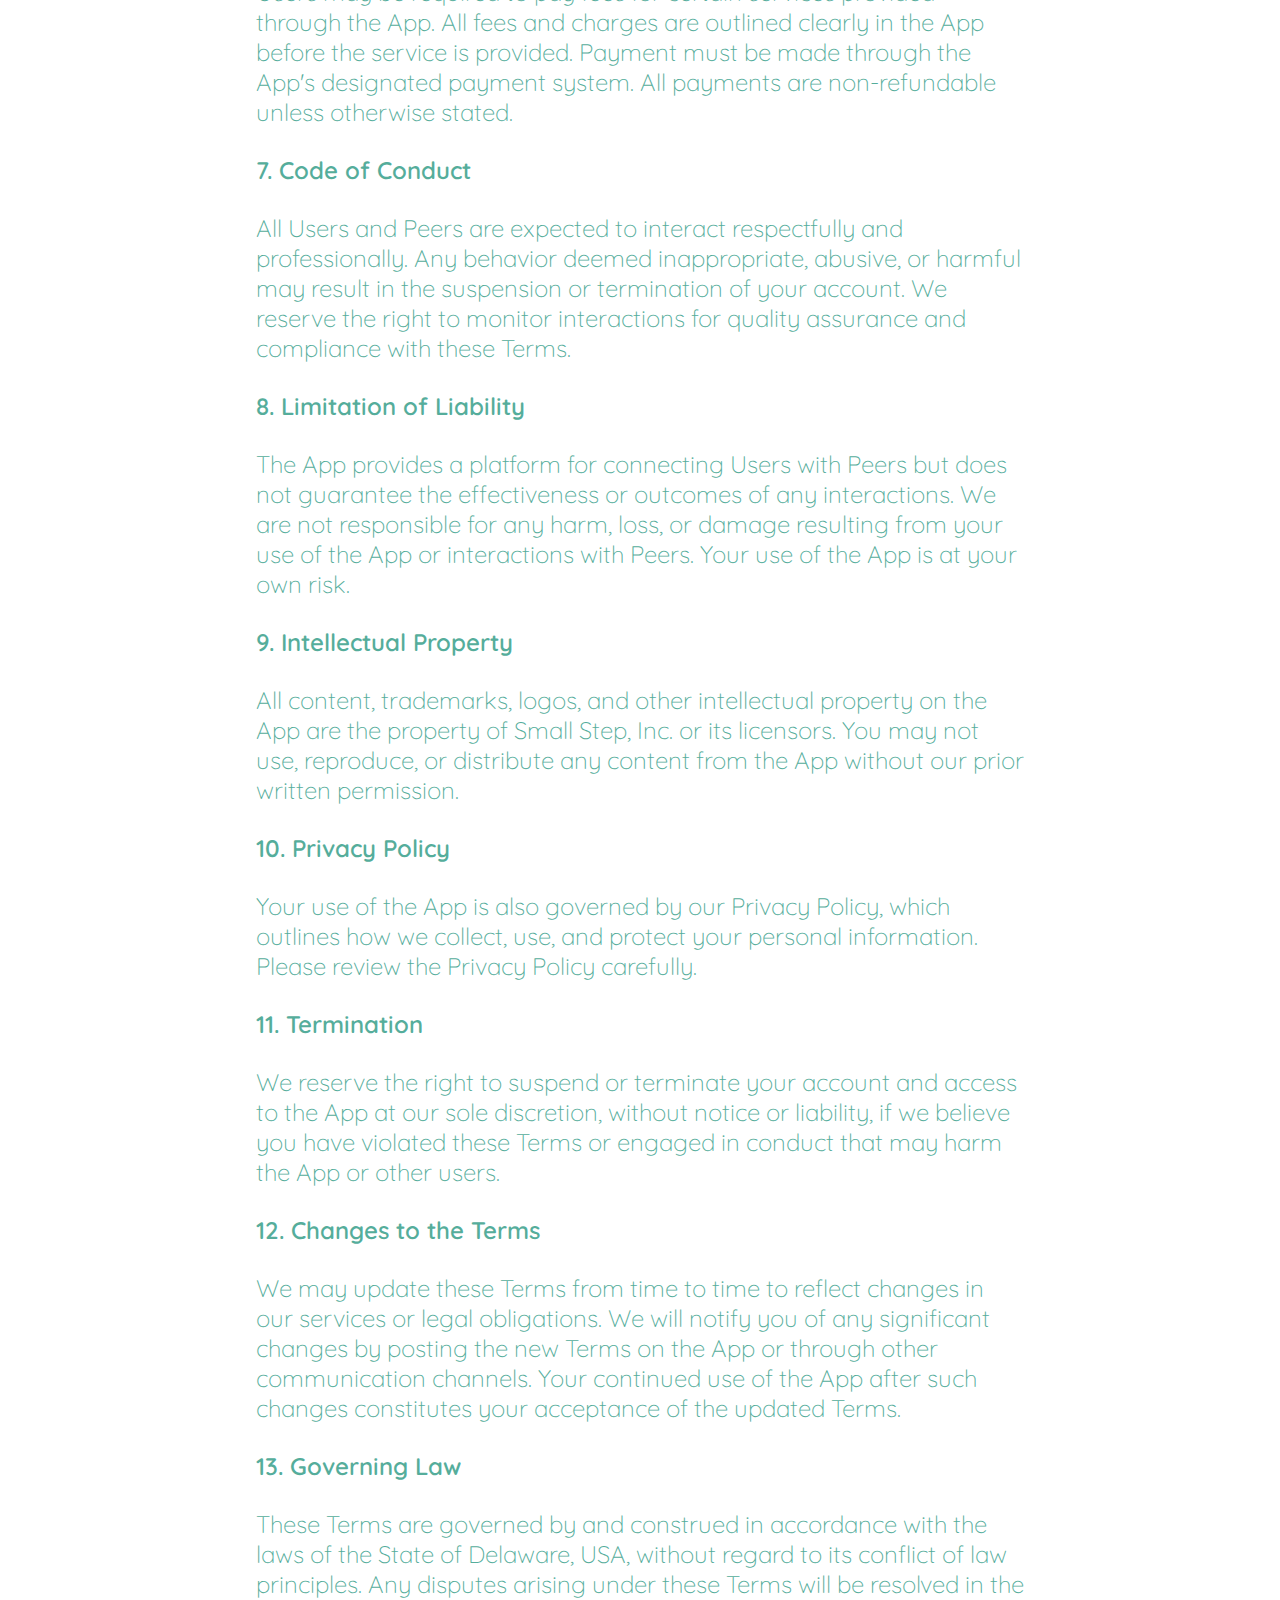
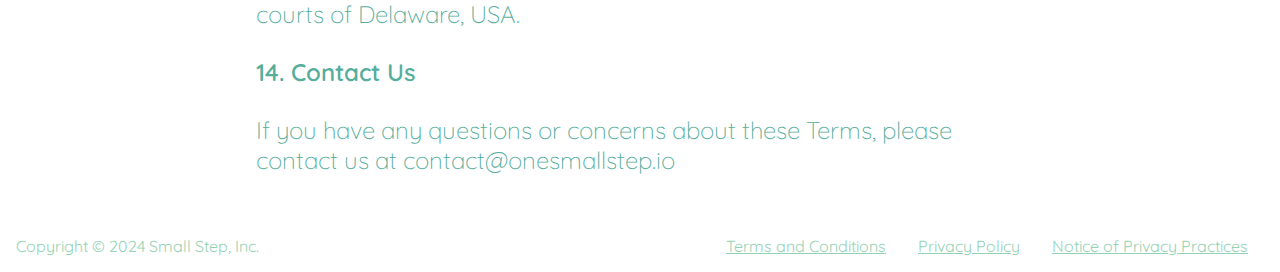
<file: terms-and-conditions.html>
<html lang="en">
    <head>
        <meta charset="UTF-8">
        <meta name="viewport" content="width=device-width, initial-scale=1.0">
        <link rel="preconnect" href="https://fonts.googleapis.com">
        <link rel="preconnect" href="https://fonts.gstatic.com" crossorigin>
        <link href="https://fonts.googleapis.com/css2?family=Quicksand:wght@300..700&display=swap" rel="stylesheet">
        <title>One Small Step</title>
        <link rel="icon" href="assets/shoe.png" type="image/png">
        <link rel="stylesheet" href="css/terms-and-conditions-style.css">
        <link rel="stylesheet" href="css/navbar.css">
        <link rel="stylesheet" href="css/footer.css">
    </head>
    <!-- Google tag (gtag.js) -->
    <script async src="https://www.googletagmanager.com/gtag/js?id=G-KC4B2ZS06V"></script>
    <script>
        window.dataLayer = window.dataLayer || [];
        function gtag(){dataLayer.push(arguments);}
        gtag('js', new Date());

        gtag('config', 'G-KC4B2ZS06V');
    </script>
    <body>
        <div class="grid-container">
            <div id="navbar-placeholder"></div>
            <div class="terms-and-conditions-container">
                <p class="terms-and-conditions-header">Terms and Conditions</p>
                <p class="terms-and-conditions-content">Last updated: August 8th, 2024</p>
                <p class="terms-and-conditions-subheader">1. Introduction</p>
                <p class="terms-and-conditions-content">Welcome to One Small Step (“the App"), a digital marketplace that connects certified peers ("Peers") with individuals seeking support for substance abuse ("Users"). These Terms and Conditions ("Terms") govern your use of our platform and services. By accessing or using the App, you agree to comply with and be bound by these Terms. If you do not agree with these Terms, please do not use the App.</p>
                <p class="terms-and-conditions-subheader">2. Eligibility</p>
                <p class="terms-and-conditions-content">To use the App, you must be at least 18 years old and legally capable of entering into binding contracts. By using the App, you represent and warrant that you meet these eligibility requirements.</p>
                <p class="terms-and-conditions-subheader">3. Services</p>
                <p class="terms-and-conditions-content">The App provides a platform for Users to connect with certified Peers for support through video calls, phone calls, and messaging. The App itself does not provide medical, psychological, or therapeutic services. All interactions between Users and Peers are strictly for peer support purposes.</p>
                <p class="terms-and-conditions-subheader">4. HIPAA Compliance</p>
                <p class="terms-and-conditions-content">We are committed to protecting your privacy and ensuring the security of your personal health information (PHI). Our services comply with the Health Insurance Portability and Accountability Act of 1996 (HIPAA) and other relevant privacy laws. All personal information collected, stored, and shared within the App is handled in accordance with our Privacy Policy and applicable legal standards.</p>
                <p class="terms-and-conditions-subheader">5. Account Registration</p>
                <p class="terms-and-conditions-content">To use the App, Users and Peers must create an account. You agree to provide accurate, current, and complete information during the registration process and to update such information to keep it accurate, current, and complete. You are responsible for safeguarding your account credentials and for all activities that occur under your account.</p>
                <p class="terms-and-conditions-subheader">6. Fees and Payment</p>
                <p class="terms-and-conditions-content">Users may be required to pay fees for certain services provided through the App. All fees and charges are outlined clearly in the App before the service is provided. Payment must be made through the App's designated payment system. All payments are non-refundable unless otherwise stated.</p>
                <p class="terms-and-conditions-subheader">7. Code of Conduct</p>
                <p class="terms-and-conditions-content">All Users and Peers are expected to interact respectfully and professionally. Any behavior deemed inappropriate, abusive, or harmful may result in the suspension or termination of your account. We reserve the right to monitor interactions for quality assurance and compliance with these Terms.</p>
                <p class="terms-and-conditions-subheader">8. Limitation of Liability</p>
                <p class="terms-and-conditions-content">The App provides a platform for connecting Users with Peers but does not guarantee the effectiveness or outcomes of any interactions. We are not responsible for any harm, loss, or damage resulting from your use of the App or interactions with Peers. Your use of the App is at your own risk.</p>
                <p class="terms-and-conditions-subheader">9. Intellectual Property</p>
                <p class="terms-and-conditions-content">All content, trademarks, logos, and other intellectual property on the App are the property of Small Step, Inc. or its licensors. You may not use, reproduce, or distribute any content from the App without our prior written permission.</p>
                <p class="terms-and-conditions-subheader">10. Privacy Policy</p>
                <p class="terms-and-conditions-content">Your use of the App is also governed by our Privacy Policy, which outlines how we collect, use, and protect your personal information. Please review the Privacy Policy carefully.</p>
                <p class="terms-and-conditions-subheader">11. Termination</p>
                <p class="terms-and-conditions-content">We reserve the right to suspend or terminate your account and access to the App at our sole discretion, without notice or liability, if we believe you have violated these Terms or engaged in conduct that may harm the App or other users.</p>
                <p class="terms-and-conditions-subheader">12. Changes to the Terms</p>
                <p class="terms-and-conditions-content">We may update these Terms from time to time to reflect changes in our services or legal obligations. We will notify you of any significant changes by posting the new Terms on the App or through other communication channels. Your continued use of the App after such changes constitutes your acceptance of the updated Terms.</p>
                <p class="terms-and-conditions-subheader">13. Governing Law</p>
                <p class="terms-and-conditions-content">These Terms are governed by and construed in accordance with the laws of the State of Delaware, USA, without regard to its conflict of law principles. Any disputes arising under these Terms will be resolved in the courts of Delaware, USA.</p>
                <p class="terms-and-conditions-subheader">14. Contact Us</p>
                <p class="terms-and-conditions-content">If you have any questions or concerns about these Terms, please contact us at contact@onesmallstep.io</p>
            </div>
            <div id="footer-placeholder"></div>
        </div>
        <script src="js/intercom.js"></script>
        <script src="js/navbar.js"></script>
        <script src="js/footer.js"></script>
    </body>
</html>
</file>
<file: css/index-style.css>
body
{
    background-color: #ffffff;
}

body, html 
{
    margin: 0;
    padding: 0;
    height: 100%;
    width: 100%;
}

.grid-container 
{
    display: grid;
    grid-template-columns: 1fr 1fr;
    grid-template-rows: auto 1fr auto;
    min-height: 100vh;
    gap: 5px;
}

#navbar-placeholder
{
    grid-column:span 2;
}

#footer-placeholder
{
    grid-column:span 2;
}

.hero
{
    grid-column:span 2;
    display: flex;
    justify-content: center;
    align-items: center;
    width: 100%;
}

.hero-container
{
    display: flex;
    flex-direction: column;
    justify-content: center;
    width: 675px;
}

.hero-header
{
    font-family: "Quicksand", sans-serif;
    font-optical-sizing: auto;
    font-size: 40;
    font-weight: 600;
    font-style:normal;
    text-decoration: none;
    color: #55AD9B;
    margin: 10px 0px;
}

.hero-subheader
{
    font-family: "Quicksand", sans-serif;
    font-optical-sizing: auto;
    font-size: 28;
    font-style:normal;
    font-weight: 300;
    text-decoration: none;
    margin: 20px 0px;
    color: #55AD9B;
}

.chat-now-button 
{
    padding: 40px;
    border: 4px solid #95D2B3;
    cursor: pointer;
    background-color: #55AD9B;
    border-radius: 30px;
    color: #F1F8E8;
    transition: background-color 0.3s ease;
    font-family: "Quicksand", sans-serif;
    font-optical-sizing: auto;
    font-size: 36;
    font-weight: 600;
    font-style:normal;
    text-decoration: none;
}

.chat-now-button:hover 
{
    background-color: #95D2B3;
}

.chat-now-button:active 
{
    background-color: #D8EFD3; 
}

.crisis-cta
{
    text-align: center;
    font-family: "Quicksand", sans-serif;
    font-optical-sizing: auto;
    font-size: 16;
    font-weight: 400;
    font-style: normal;
    text-decoration: none;
    color: #55AD9B;
}

@media screen and (max-width: 850px) 
{
    .hero
    {
        align-items: flex-start;
        margin-top: 60px;
    }

    .hero-container
    {
        width: 310px;
    }

    .hero-header
    {
        font-size: 30;
        margin: 10px 0px;
    }

    .hero-subheader
    {
        font-size: 18;
        margin: 20px 0px;
    }

    .chat-now-button 
    {
        padding: 30px;
        font-size: 16;
    }

    .crisis-cta
    {
        font-size: 10;
    }
}
</file>
<file: css/navbar.css>
.navbar {
    display: grid;
    grid-template-columns: auto 1fr auto;
    align-items: center;
    padding: 1rem;
}

.nav-menu {
    display: flex;
    justify-content: flex-end;
    list-style-type: none;
    margin: 0;
    padding: 0;
}

.nav-menu li {
    list-style: none;
}

.hamburger {
    display: none;
    background: none;
    border: none;
    cursor: pointer;
}

.bar {
    display: block;
    width: 25px;
    height: 3px;
    margin: 5px auto;
    background-color: #55AD9B;
    transition: 0.3s;
}

.hamburger.active .bar:nth-child(2) {
    opacity: 0;
}

.hamburger.active .bar:nth-child(1) {
    transform: translateY(8px) rotate(45deg);
}

.hamburger.active .bar:nth-child(3) {
    transform: translateY(-8px) rotate(-45deg);
}

.logo {
    height: 80px;
    cursor: pointer;
}

.nav-link a {
    text-decoration: none;
    padding: 1rem;
    font-family: "Quicksand", sans-serif;
    font-optical-sizing: auto;
    font-size: 24px;
    font-weight: 400;
    font-style: medium;
    text-decoration: none;
    color: #55AD9B;
}
  
.nav-link a:hover {
    color: #95D2B3;
}
  
.nav-link a:active {
    color: #D8EFD3;
}

@media screen and (max-width: 850px) {

    .logo {
        height: 50px;
        margin-top: 5px;
    }

    .navbar {
        grid-template-columns: auto auto;
      }
    
      .nav-menu {
        grid-column: 1 / -1;
        grid-row: 2;
        flex-direction: column;
        align-items: center;
        max-height: 0;
        overflow: hidden;
        transition: max-height 0.3s ease-out, padding 0.3s ease-out;
        padding: 0;
      }
    
      .nav-menu.active {
        max-height: 300px; /* Adjust this value based on your content */
        padding: 1rem 0;
        box-shadow: 0px 1px 1px rgba(0, 0, 0, 0.5);
      }
    
      .nav-menu li {
        margin: 0.5rem 0;
        opacity: 0;
        transform: translateY(-10px);
        transition: opacity 0.3s ease-out, transform 0.3s ease-out;
      }
    
      .nav-menu.active li {
        opacity: 1;
        transform: translateY(0);
      }
    
      /* Stagger the animation of list items */
      .nav-menu.active li:nth-child(1) { transition-delay: 0.1s; }
      .nav-menu.active li:nth-child(2) { transition-delay: 0.2s; }
      .nav-menu.active li:nth-child(3) { transition-delay: 0.3s; }
      .nav-menu.active li:nth-child(4) { transition-delay: 0.4s; }
    
      .hamburger {
        display: block;
        justify-self: end;
      }
  }
</file>
<file: css/footer.css>
.footer 
{
    display: grid;
    grid-template-columns: auto 1fr;
    padding: 1rem 1rem 0rem 1rem;
}

.footer-copyright 
{
    display: flex;
    align-items: flex-start;
}

.footer-links
{
    display: flex;
    justify-content: flex-end;
}

.copyright
{
    font-family: "Quicksand", sans-serif;
    font-optical-sizing: auto;
    font-size: 16;
    font-weight: 400;
    font-style: normal;
    text-decoration: none;
    color: #95D2B3;
}

#terms-and-conditions
{
    cursor: pointer;
    font-family: "Quicksand", sans-serif;
    font-optical-sizing: auto;
    font-size: 16;
    font-weight: 400;
    font-style: normal;
    text-decoration: underline;
    color: #95D2B3;
    margin: 16px;
}

#terms-and-conditions:hover {
    color: #55AD9B;
}
  
#terms-and-conditions:active {
    color: #D8EFD3;
}

#privacy-policy
{
    font-family: "Quicksand", sans-serif;
    font-optical-sizing: auto;
    font-size: 16;
    font-weight: 400;
    font-style: normal;
    text-decoration: underline;
    color: #95D2B3;
    margin: 16px;
}

#privacy-policy:hover {
    color: #55AD9B;
}
  
#privacy-policy:active {
    color: #D8EFD3;
}

#notice-of-privacy-practices
{
    font-family: "Quicksand", sans-serif;
    font-optical-sizing: auto;
    font-size: 16;
    font-weight: 400;
    font-style: normal;
    text-decoration: underline;
    color: #95D2B3;
    margin: 16px;
}

#notice-of-privacy-practices:hover {
    color: #55AD9B;
}
  
#notice-of-privacy-practices:active {
    color: #D8EFD3;
}

@media screen and (max-width: 850px) 
{
    .footer 
    {
        display: flex;
        flex-direction: column;
    }

    .footer-links {
        display: flex;
        flex-direction: row;
        justify-content: flex-start;
    }
    
    .copyright
    {
        font-size: 10;
        margin: 0;
    }

    #terms-and-conditions
    {
        font-size: 10;
        margin: 6 6 6 0;
    }

    #privacy-policy
    {
        font-size: 10;
        margin: 6;
    }

    #notice-of-privacy-practices
    {
        font-size: 10;
        margin: 6;
    }
}
</file>
<file: css/about-style.css>
body
{
    background-color: #ffffff;
}

body, html 
{
    margin: 0;
    padding: 0;
    height: 100%;
    width: 100%;
}

.grid-container {
    display: grid;
    grid-template-columns: 1fr 1fr;
    grid-template-rows: auto 1fr auto;
    min-height: 100vh;
    gap: 5px;
}

#navbar-placeholder
{
    grid-column:span 2;
}

#footer-placeholder
{
    grid-column:span 2;
}

.about-top-container
{
    grid-column:span 2;
    display: flex;
    flex-direction: column;
    align-items: center;
    width: 100%;
}

.about-container
{
    display: flex;
    flex-direction: column;
    justify-content: center;
    align-items: left;
    width: 700px;
}

.about-header
{
    font-family: "Quicksand", sans-serif;
    font-optical-sizing: auto;
    font-size: 40;
    font-weight: 600;
    font-style:normal;
    text-decoration: none;
    align-self: center;
    color: #55AD9B;
}

.about-subheader
{
    font-family: "Quicksand", sans-serif;
    font-optical-sizing: auto;
    font-size: 18;
    font-weight: 800;
    font-style:normal;
    text-decoration: none;
    color: #55AD9B;
    margin-bottom: 4px;
}

.about-content
{
    font-family: "Quicksand", sans-serif;
    font-optical-sizing: auto;
    font-size: 18;
    font-weight: 200;
    font-style:normal;
    text-decoration: none;
    color: #55AD9B;
    margin-top: 4px;
}

.about-list
{
    font-family: "Quicksand", sans-serif;
    font-optical-sizing: auto;
    font-size: 18;
    font-weight: 200;
    font-style:normal;
    text-decoration: none;
    color: #55AD9B;
    margin-top: 4px;
}

@media screen and (max-width: 850px) 
{
    .about-header
    {
        font-size: 18;
    }

    .about-subheader
    {
        font-size: 16;
    }

    .about-content
    {
        font-size: 16;
    }

    .about-list
    {
        font-size: 16;
    }

    .about-container
    {
        width: 80%;
    }
}
</file>
<file: css/contact-style.css>
body
{
    background-color: #ffffff;
}

body, html 
{
    margin: 0;
    padding: 0;
    height: 100%;
    width: 100%;
}

.grid-container 
{
    display: grid;
    grid-template-columns: 1fr 1fr;
    grid-template-rows: auto 1fr auto;
    min-height: 100vh;
    gap: 5px;
}

#navbar-placeholder
{
    grid-column:span 2;
}

#footer-placeholder
{
    grid-column:span 2;
}

.contact-container
{
    grid-column:span 2;
    display: flex;
    flex-direction: column;
    align-items: center;
    width: 100%;
}

.contact-header
{
    font-family: "Quicksand", sans-serif;
    font-optical-sizing: auto;
    font-size: 40;
    font-weight: 600;
    font-style:normal;
    text-decoration: none;
    color: #55AD9B;
}

.contact-content
{
    font-family: "Quicksand", sans-serif;
    font-optical-sizing: auto;
    font-size: 18;
    font-weight: 200;
    font-style:normal;
    text-decoration: none;
    text-align: center;
    color: #55AD9B;
    margin-top: 4px;
}

.contact-email
{
    font-family: "Quicksand", sans-serif;
    font-optical-sizing: auto;
    font-size: 24;
    font-weight: 600;
    font-style:normal;
    text-decoration: none;
    color: #55AD9B;
    margin-top: 4px;
}

@media screen and (max-width: 850px) 
{
    .contact-container
    {
        width: 90%;
        margin-left: 5%;
        margin-right: 5%;
    }

    .contact-header
    {
        font-size: 18;
    }

    .contact-content
    {
        font-size: 16;
    }

    .contact-email
    {
        font-size: 16;
    }
}
</file>
<file: css/notice-of-privacy-practices-style.css>
body
{
    background-color: #ffffff;
}

body, html 
{
    margin: 0;
    padding: 0;
    height: 100%;
    width: 100%;
}

.grid-container 
{
    display: grid;
    grid-template-columns: 1fr 1fr;
    grid-template-rows: auto 1fr auto;
    min-height: 100vh;
    gap: 5px;
}

#navbar-placeholder
{
    grid-column:span 2;
}

#footer-placeholder
{
    grid-column:span 2;
}

.notice-of-privacy-practices-container
{
    grid-column:span 2;
    display: flex;
    flex-direction: column;
    width: 60%;
    margin-left: 20%;
    margin-right: 20%;
}

.notice-of-privacy-practices-header
{
    font-family: "Quicksand", sans-serif;
    font-optical-sizing: auto;
    align-self: center;
    font-size: 40;
    font-weight: 600;
    font-style:normal;
    text-decoration: none;
    color: #55AD9B;
}

.notice-of-privacy-practices-subheader
{
    font-family: "Quicksand", sans-serif;
    font-optical-sizing: auto;
    font-size: 24;
    font-weight: 600;
    font-style:normal;
    text-decoration: none;
    text-align: left;
    color: #55AD9B;
}

.notice-of-privacy-practices-subheader-item
{
    font-family: "Quicksand", sans-serif;
    font-optical-sizing: auto;
    font-size: 24;
    font-weight: 500;
    font-style:normal;
    text-decoration: none;
    text-align: left;
    color: #55AD9B;
}

.notice-of-privacy-practices-list li
{
    font-family: "Quicksand", sans-serif;
    font-optical-sizing: auto;
    font-size: 24;
    font-weight: 200;
    font-style:normal;
    text-decoration: none;
    text-align: left;
    color: #55AD9B;
}

.notice-of-privacy-practices-content
{
    font-family: "Quicksand", sans-serif;
    font-optical-sizing: auto;
    font-size: 24;
    font-weight: 200;
    font-style:normal;
    text-decoration: none;
    text-align: left;
    color: #55AD9B;
}

@media screen and (max-width: 850px) 
{
    .notice-of-privacy-practices-container
    {
        width: 90%;
        margin-left: 5%;
        margin-right: 5%;
    }

    .notice-of-privacy-practices-header
    {
        font-size: 18;
    }

    .notice-of-privacy-practices-subheader
    {
        font-size: 16;
    }

    .notice-of-privacy-practices-subheader-item
    {
        font-size: 16;
    }

    .notice-of-privacy-practices-list li
    {
        font-size: 16;
    }

    .notice-of-privacy-practices-content
    {
        font-size: 16;
    }
}
</file>
<file: css/privacy-policy-style.css>
body
{
    background-color: #ffffff;
}

body, html 
{
    margin: 0;
    padding: 0;
    height: 100%;
    width: 100%;
}

.grid-container 
{
    display: grid;
    grid-template-columns: 1fr 1fr;
    grid-template-rows: auto 1fr auto;
    min-height: 100vh;
    gap: 5px;
}

#navbar-placeholder
{
    grid-column:span 2;
}

#footer-placeholder
{
    grid-column:span 2;
}

.privacy-policy-container
{
    grid-column:span 2;
    display: flex;
    flex-direction: column;
    width: 60%;
    margin-left: 20%;
    margin-right: 20%;
}

.privacy-policy-header
{
    font-family: "Quicksand", sans-serif;
    font-optical-sizing: auto;
    align-self: center;
    font-size: 40;
    font-weight: 600;
    font-style:normal;
    text-decoration: none;
    color: #55AD9B;
}

.privacy-policy-subheader
{
    font-family: "Quicksand", sans-serif;
    font-optical-sizing: auto;
    font-size: 24;
    font-weight: 600;
    font-style:normal;
    text-decoration: none;
    text-align: left;
    color: #55AD9B;
}

.privacy-policy-subheader-item
{
    font-family: "Quicksand", sans-serif;
    font-optical-sizing: auto;
    font-size: 24;
    font-weight: 500;
    font-style:normal;
    text-decoration: none;
    text-align: left;
    color: #55AD9B;
}

.privacy-policy-list li
{
    font-family: "Quicksand", sans-serif;
    font-optical-sizing: auto;
    font-size: 24;
    font-weight: 200;
    font-style:normal;
    text-decoration: none;
    text-align: left;
    color: #55AD9B;
}

.privacy-policy-content
{
    font-family: "Quicksand", sans-serif;
    font-optical-sizing: auto;
    font-size: 24;
    font-weight: 200;
    font-style:normal;
    text-decoration: none;
    text-align: left;
    color: #55AD9B;
}

@media screen and (max-width: 850px) 
{
    .privacy-policy-container
    {
        width: 90%;
        margin-left: 5%;
        margin-right: 5%;
    }

    .privacy-policy-header
    {
        font-size: 18;
    }

    .privacy-policy-subheader
    {
        font-size: 16;
    }

    .privacy-policy-subheader-item
    {
        font-size: 16;
    }

    .privacy-policy-list li
    {
        font-size: 16;
    }

    .privacy-policy-content
    {
        font-size: 16;
    }
}
</file>
<file: css/terms-and-conditions-style.css>
body
{
    background-color: #ffffff;
}

body, html 
{
    margin: 0;
    padding: 0;
    height: 100%;
    width: 100%;
}

.grid-container 
{
    display: grid;
    grid-template-columns: 1fr 1fr;
    grid-template-rows: auto 1fr auto;
    min-height: 100vh;
    gap: 5px;
}

#navbar-placeholder
{
    grid-column:span 2;
}

#footer-placeholder
{
    grid-column:span 2;
}

.terms-and-conditions-container
{
    grid-column:span 2;
    display: flex;
    flex-direction: column;
    width: 60%;
    margin-left: 20%;
    margin-right: 20%;
}

.terms-and-conditions-header
{
    font-family: "Quicksand", sans-serif;
    font-optical-sizing: auto;
    align-self: center;
    font-size: 40;
    font-weight: 600;
    font-style:normal;
    text-decoration: none;
    color: #55AD9B;
}

.terms-and-conditions-subheader
{
    font-family: "Quicksand", sans-serif;
    font-optical-sizing: auto;
    font-size: 24;
    font-weight: 600;
    font-style:normal;
    text-decoration: none;
    text-align: left;
    color: #55AD9B;
    margin-top: 4px;
}

.terms-and-conditions-content
{
    font-family: "Quicksand", sans-serif;
    font-optical-sizing: auto;
    font-size: 24;
    font-weight: 200;
    font-style:normal;
    text-decoration: none;
    text-align: left;
    color: #55AD9B;
    margin-top: 4px;
}

@media screen and (max-width: 850px) 
{
    .terms-and-conditions-container
    {
        width: 90%;
        margin-left: 5%;
        margin-right: 5%;
    }

    .terms-and-conditions-header
    {
        font-size: 18;
    }

    .terms-and-conditions-subheader
    {
        font-size: 16;
    }

    .terms-and-conditions-content
    {
        font-size: 16;
    }
}
</file>
